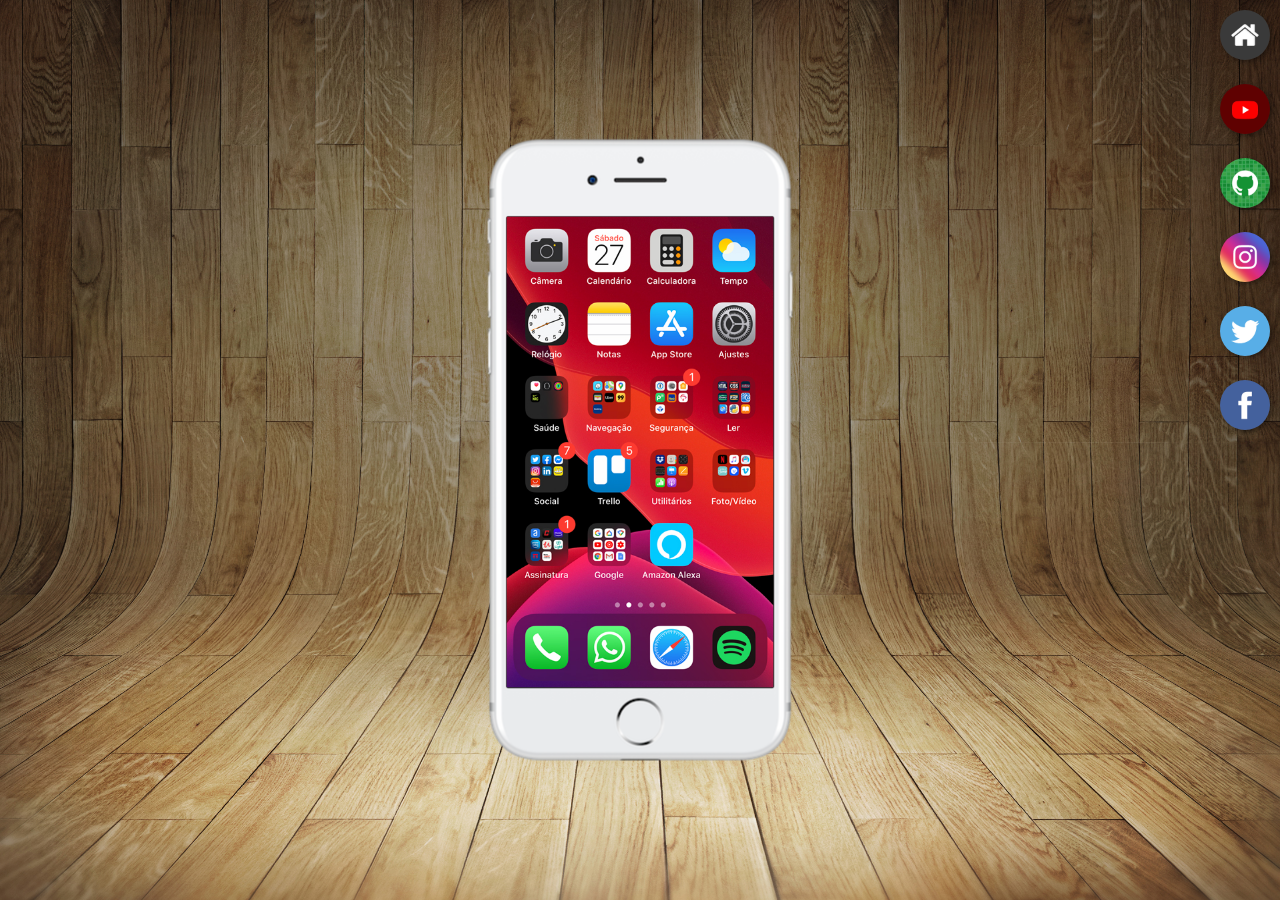
<file: index.html>
<!DOCTYPE html>
<html lang="pt-br">
<head>
    <meta charset="UTF-8">
    <meta http-equiv="X-UA-Compatible" content="IE=edge">
    <meta name="viewport" content="width=device-width, initial-scale=1.0">
    <link rel="shortcut icon" href="favicon.ico" type="image/x-icon">
    <link rel="stylesheet" href="estilos/style.css">
    <title>Projeto Redes Sociais</title>
</head>
<body>
   <main>
    <section id="telefone">
        <iframe src="home.html" name="tela" id="tela" frameborder="0">
            Seu Navegador não é compatível com isso.
        </iframe>
    </section>
    <section id="redes-sociais">
        <a href="home.html" target="tela"><img src="imagens/logo-home.jpg" alt=""></a><br>
        <a href="youtube.html" target="tela"><img src="imagens/logo-youtube.jpg" alt=""></a><br>
        <a href="github.html" target="tela"><img src="imagens/logo-github.jpg" alt=""></a><br>
        <a href="instagram.html" target="tela"><img src="imagens/logo-instagram.jpg" alt=""></a><br>
        <a href="twitter.html" target="tela"><img src="imagens/logo-twitter.jpg" alt=""></a><br>
        <a href="facebook.html" target="tela"><img src="imagens/logo-facebook.jpg" alt=""></a>
    </section>
   </main>
</body>
</html>
</file>
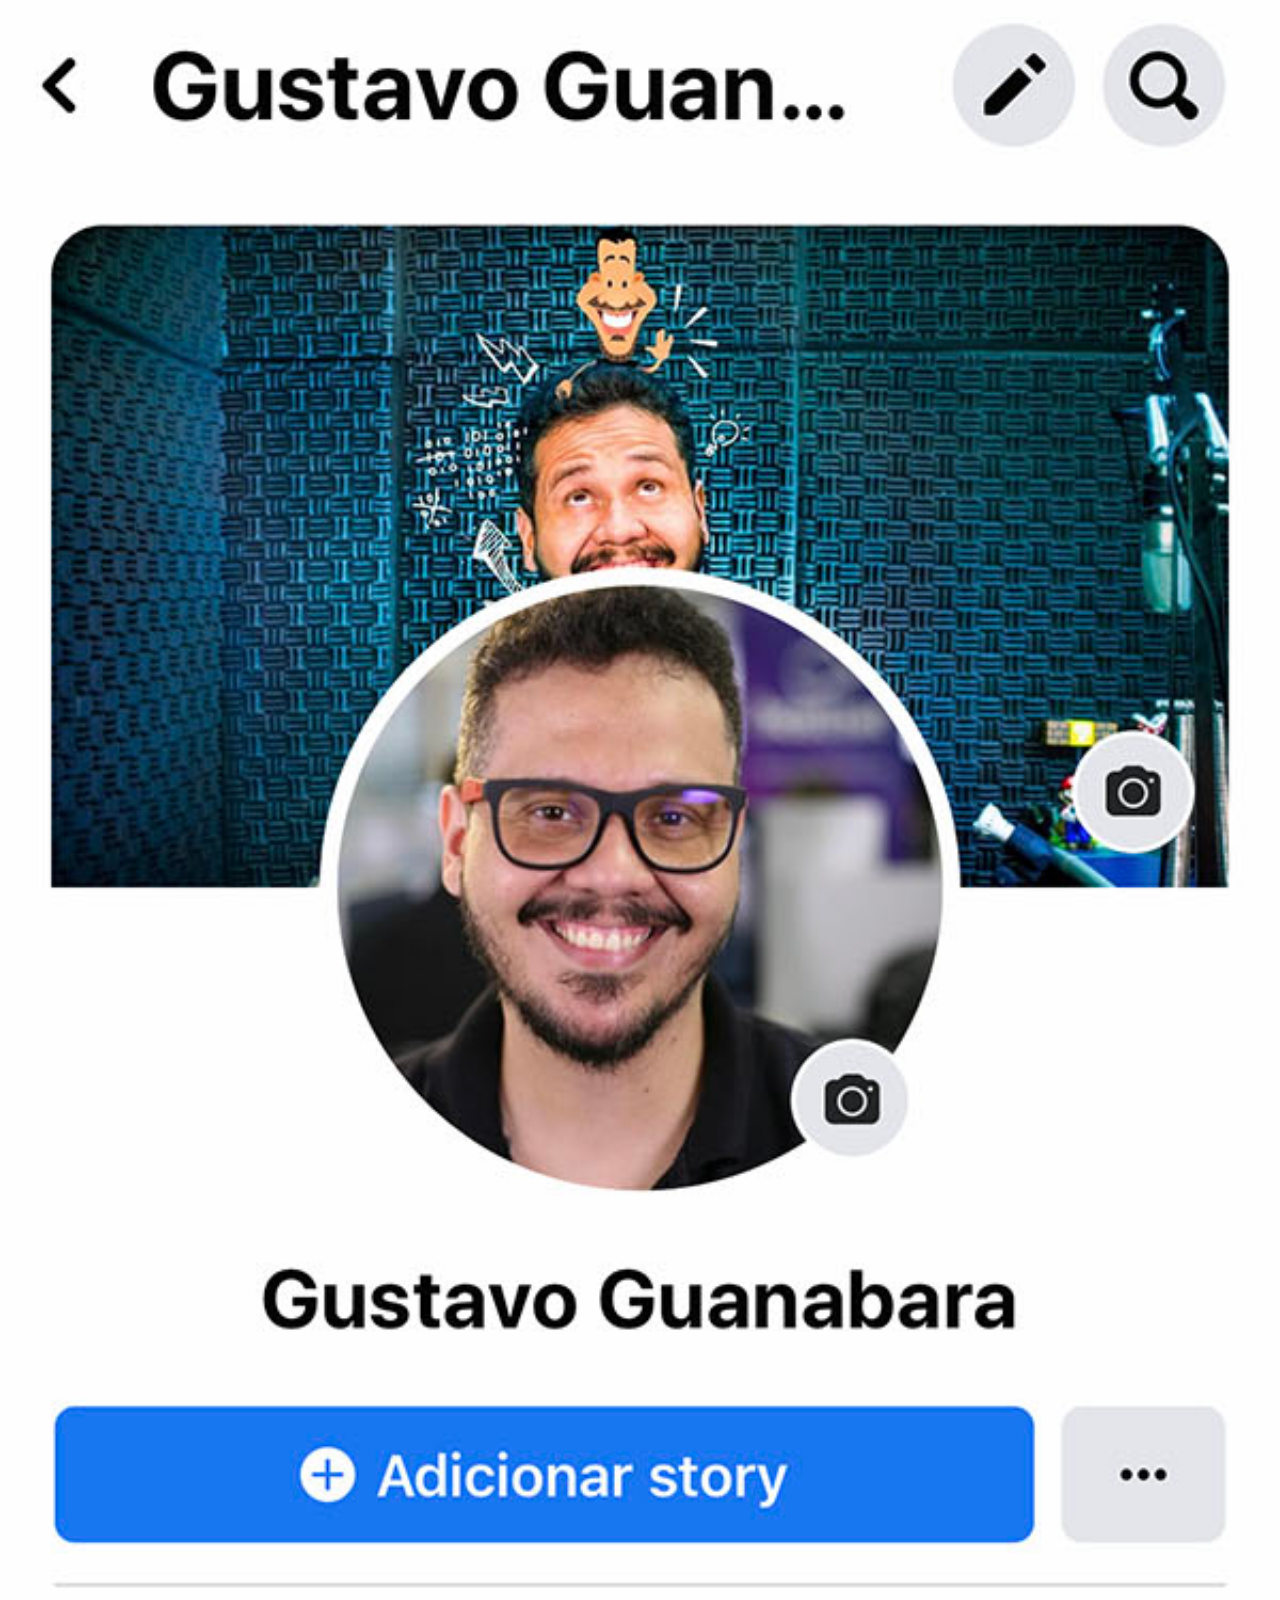
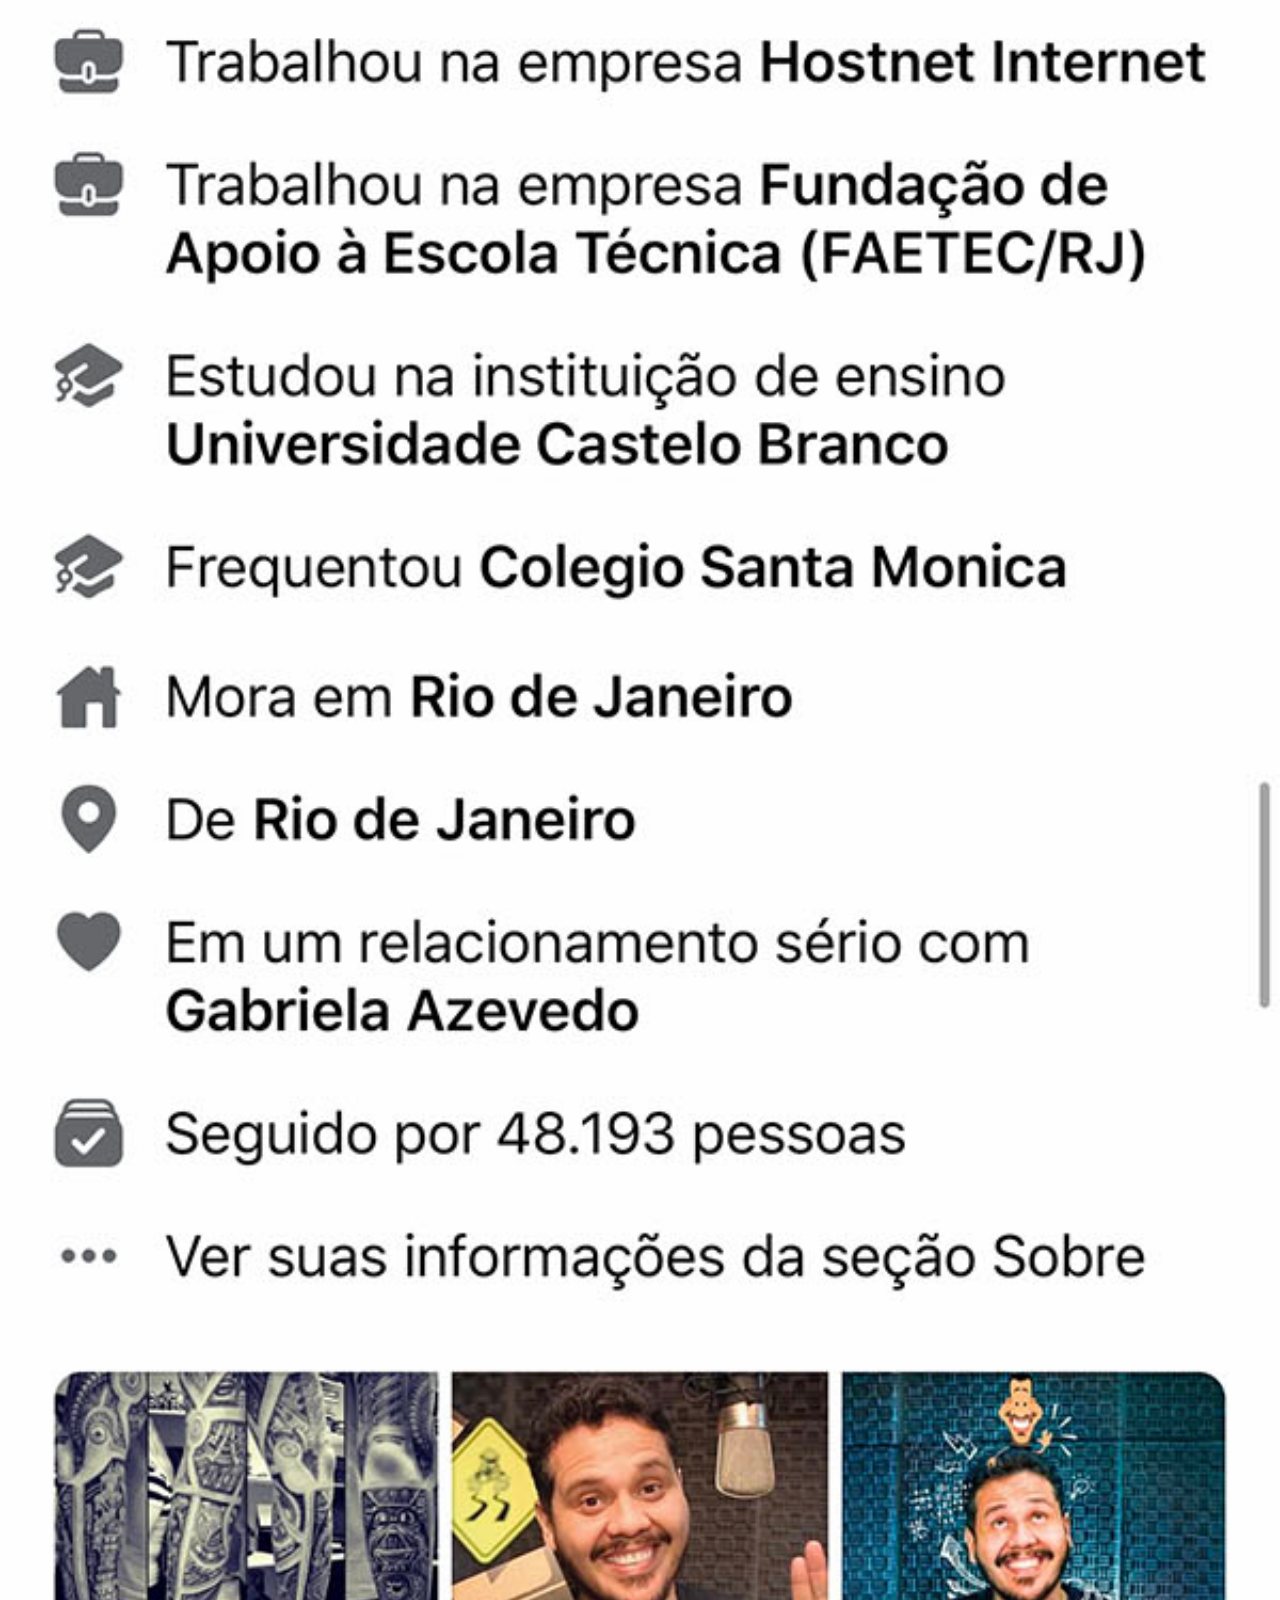
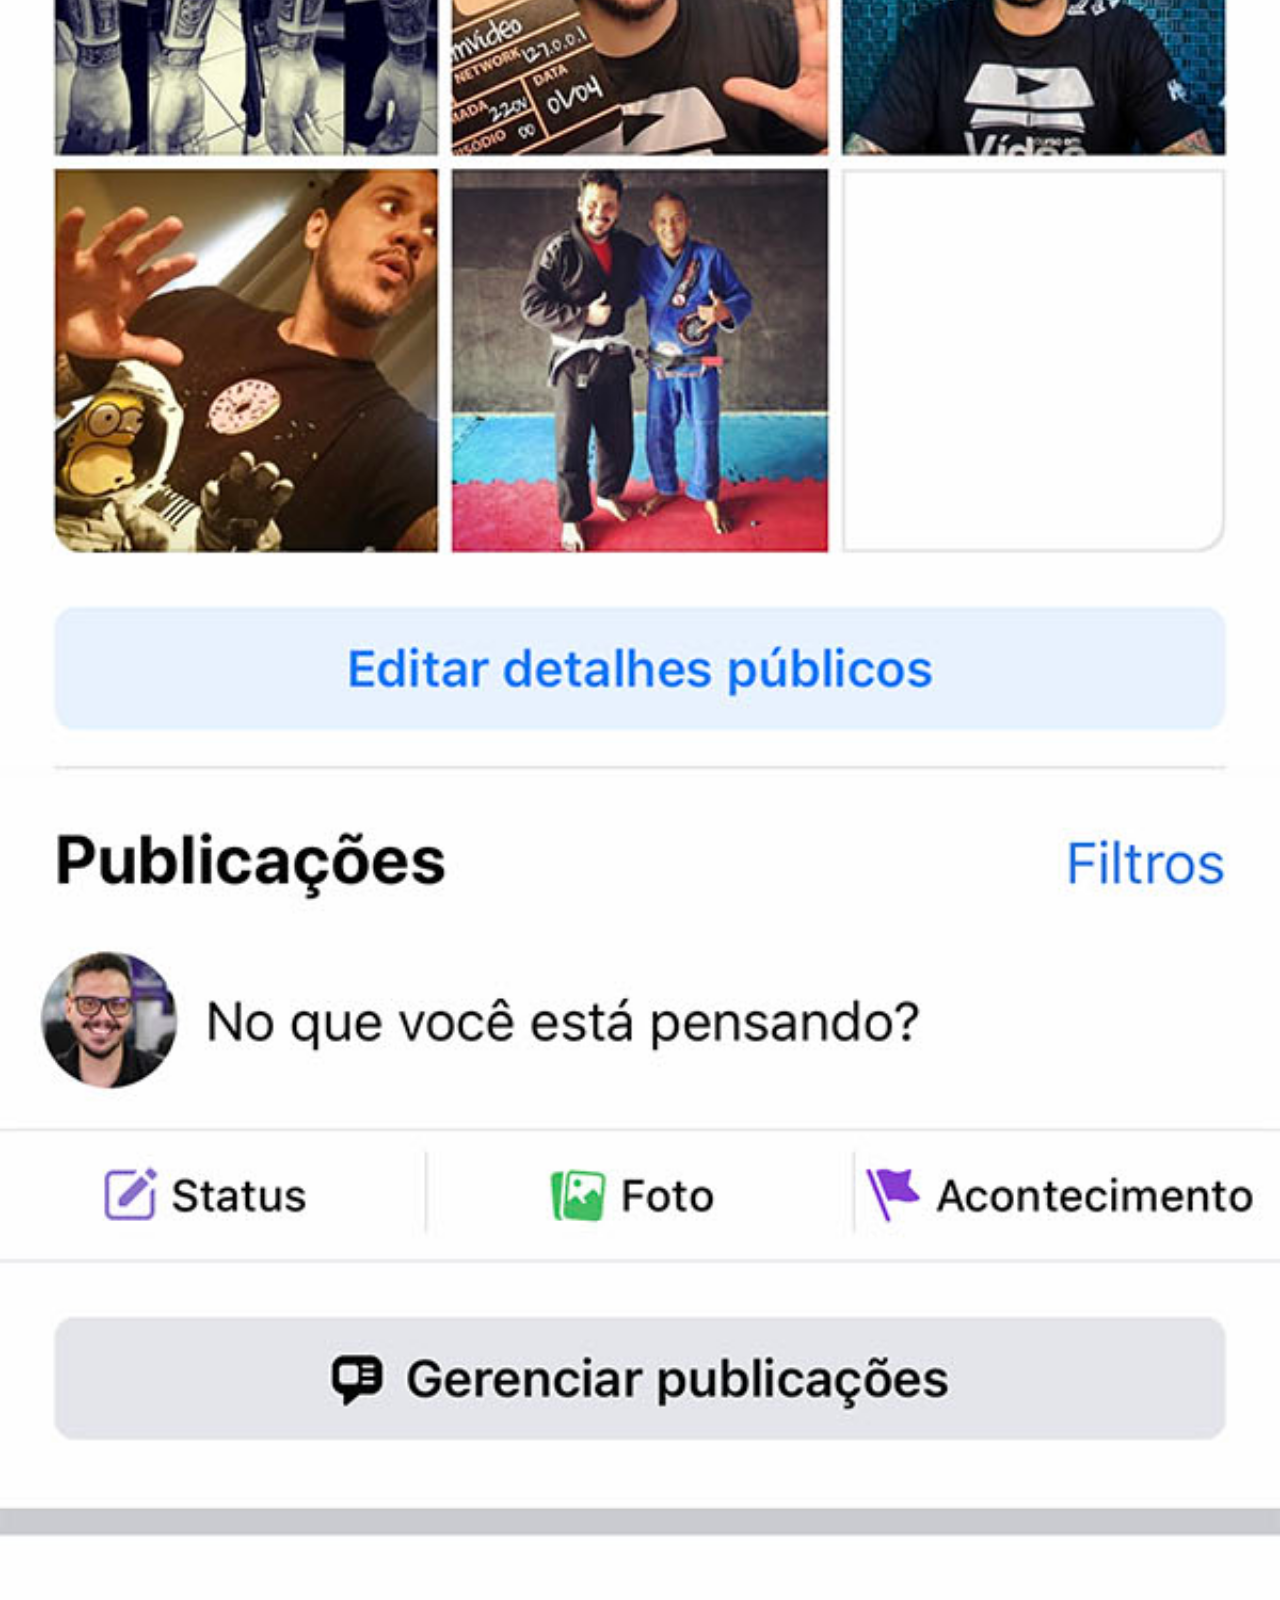
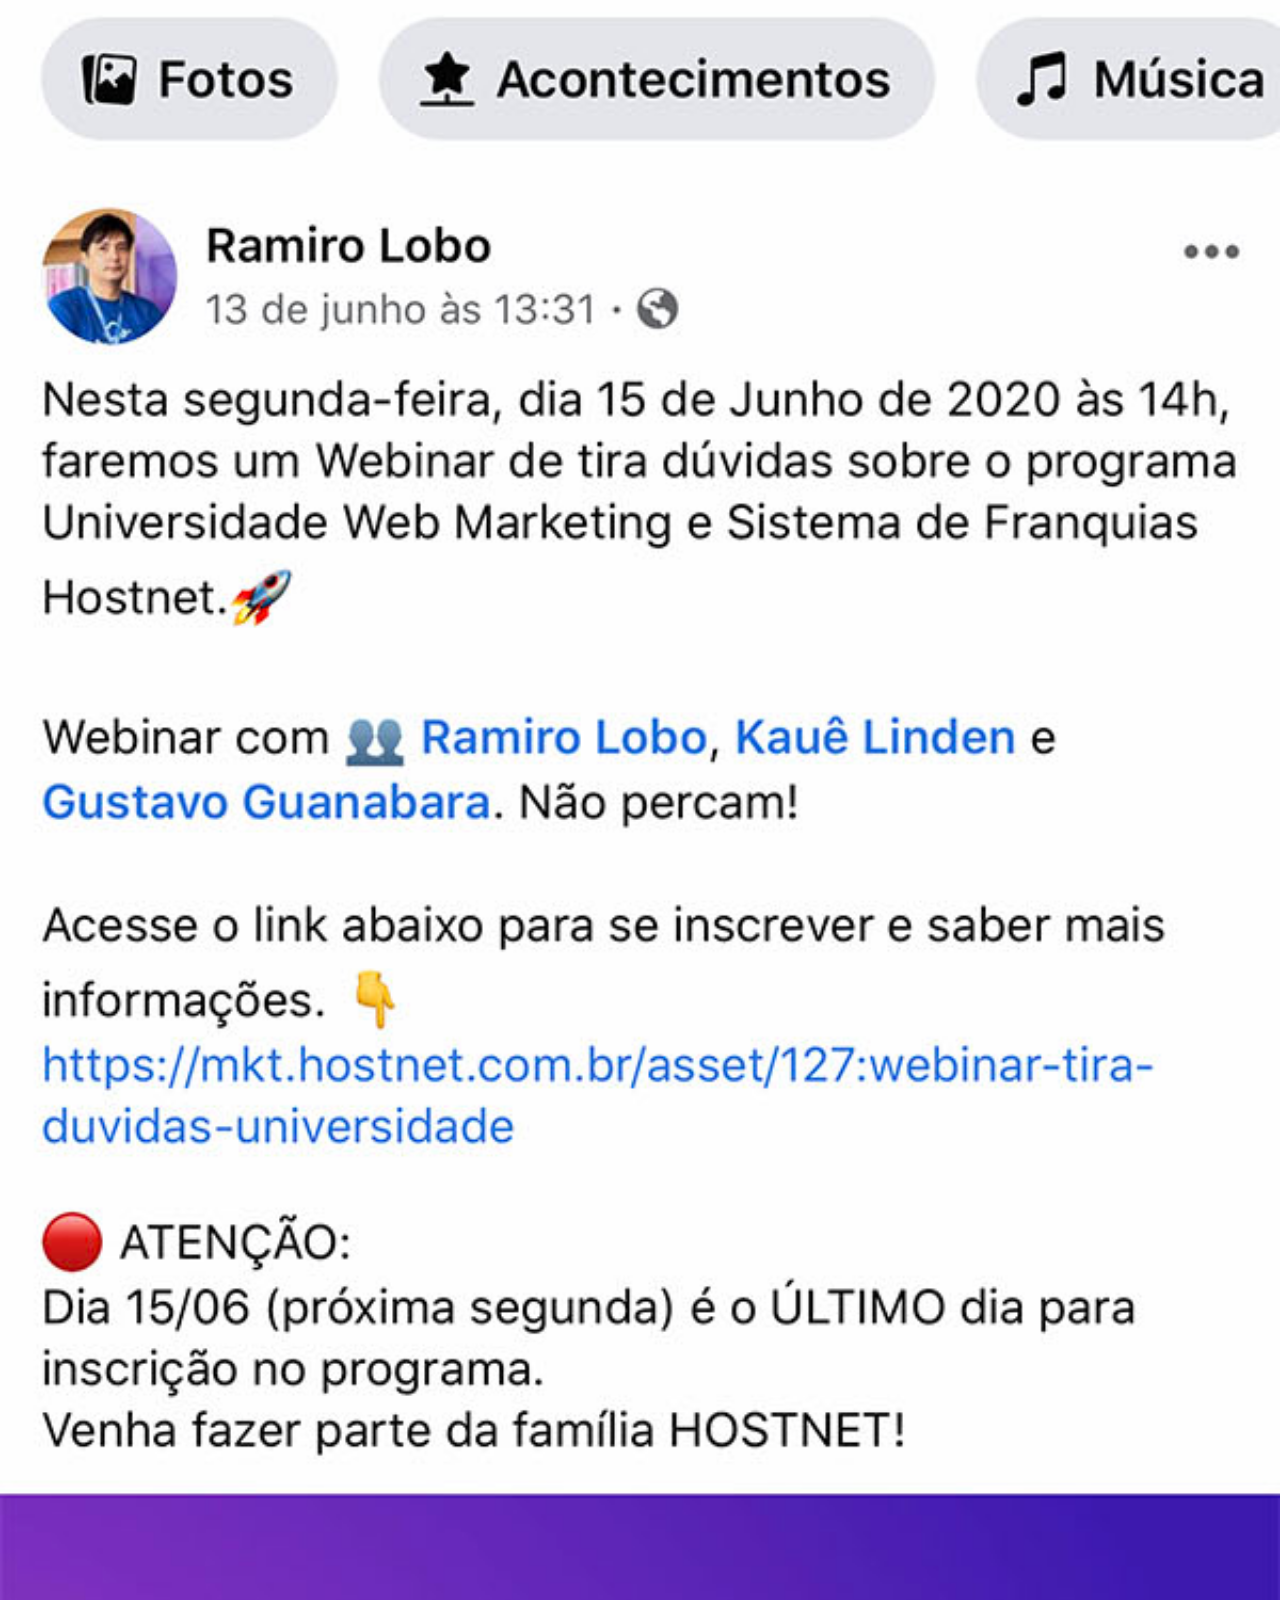
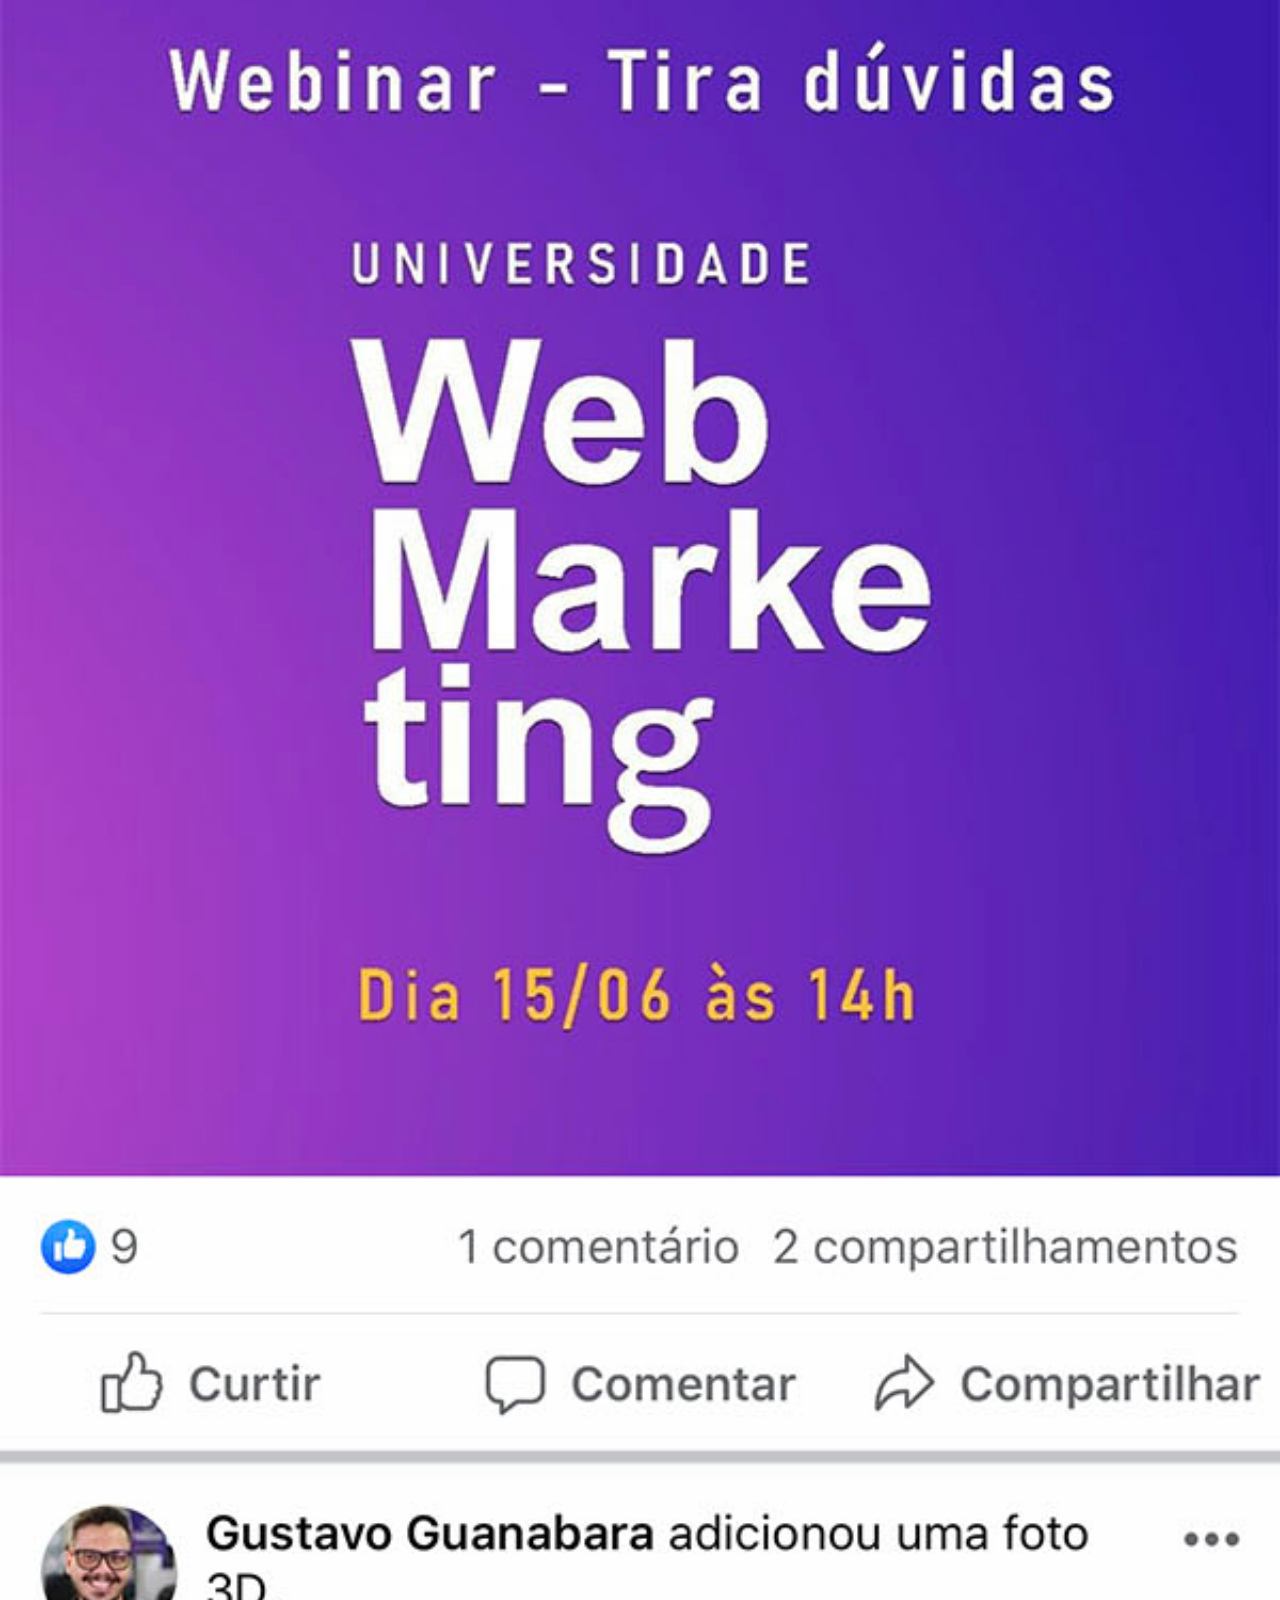
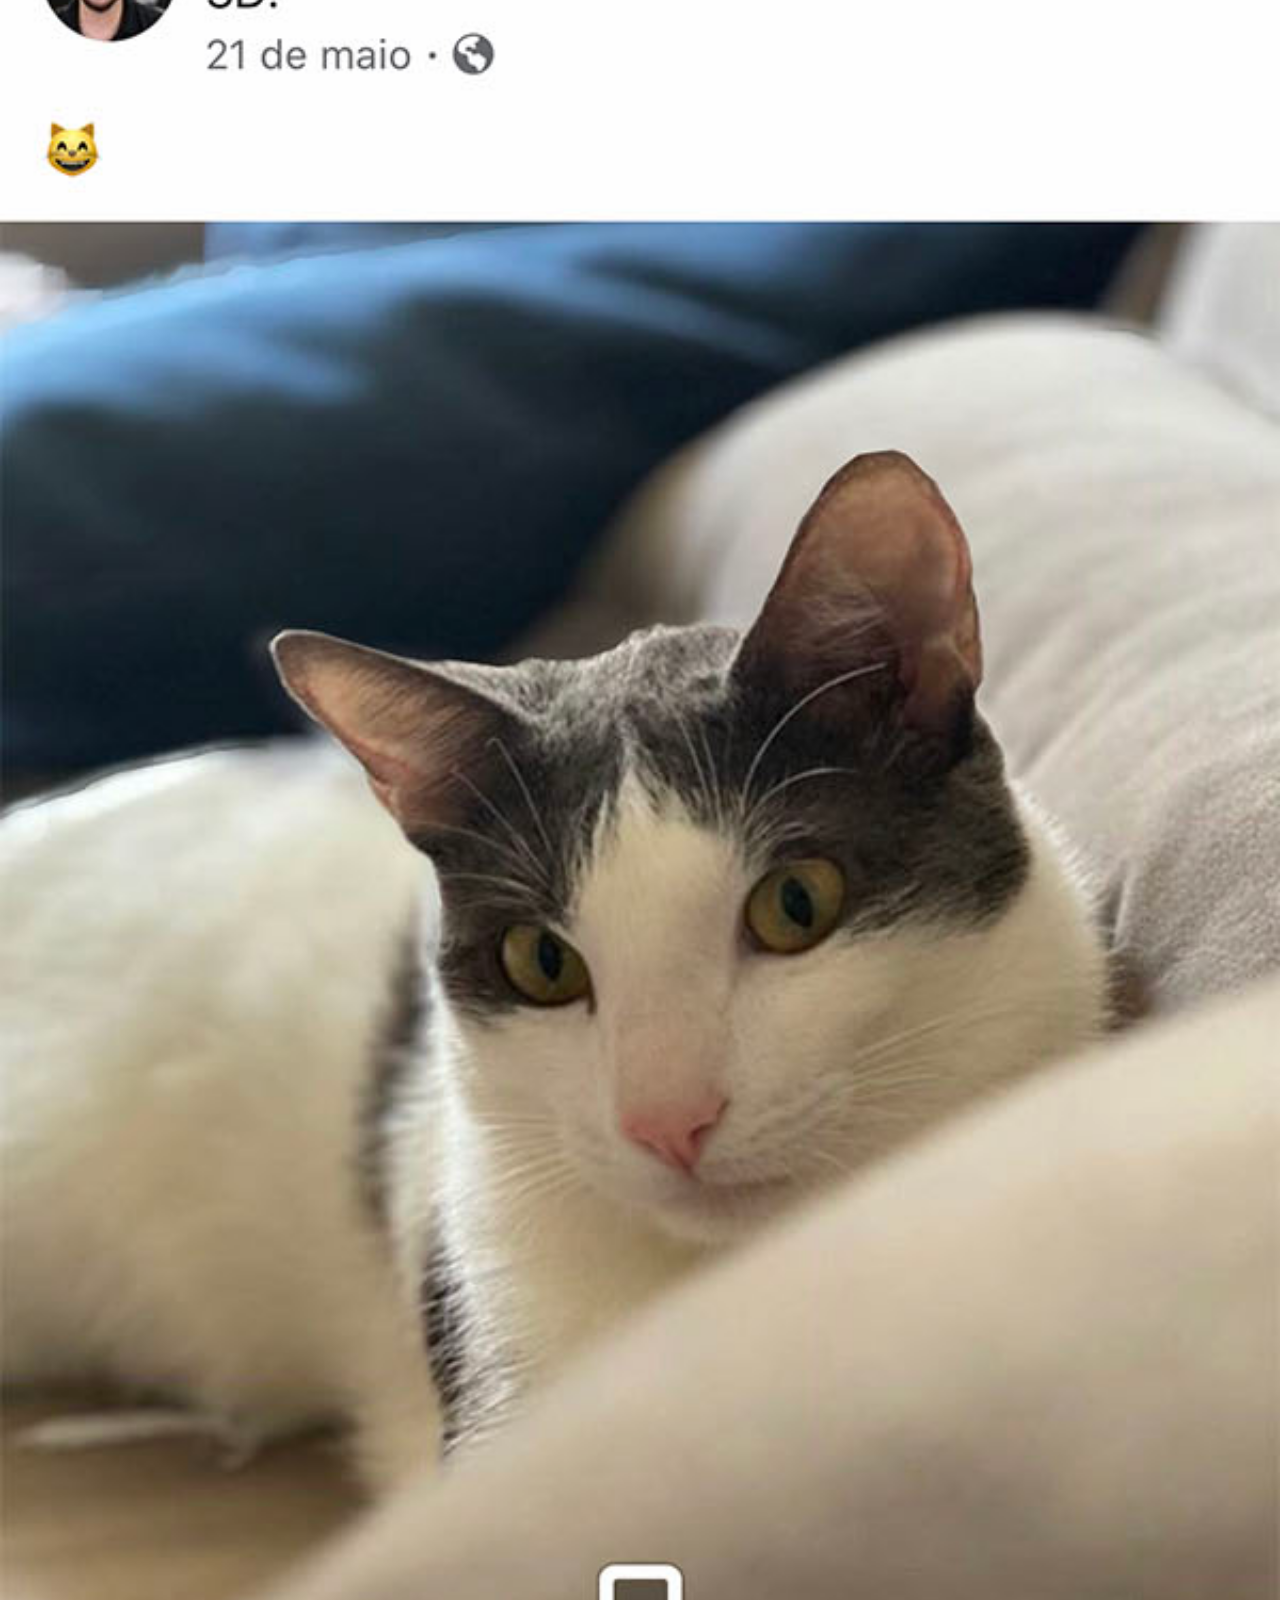
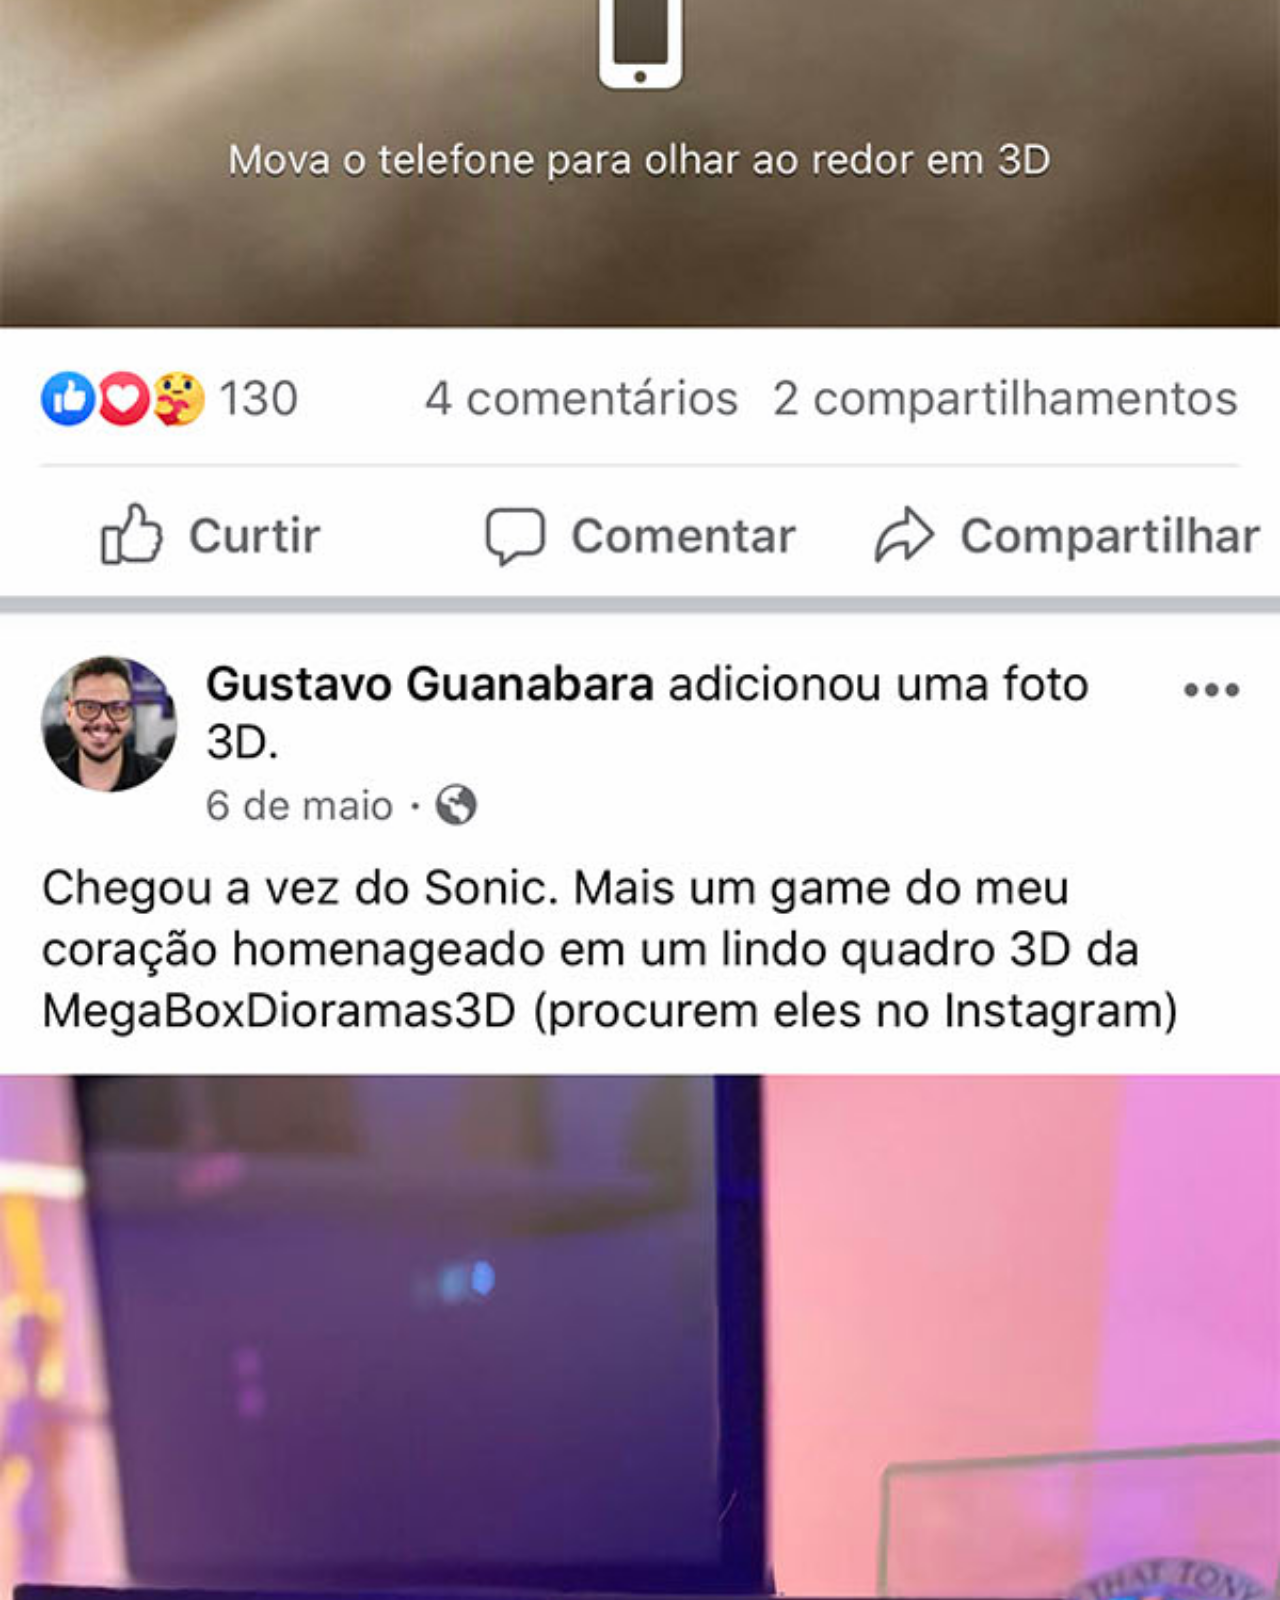
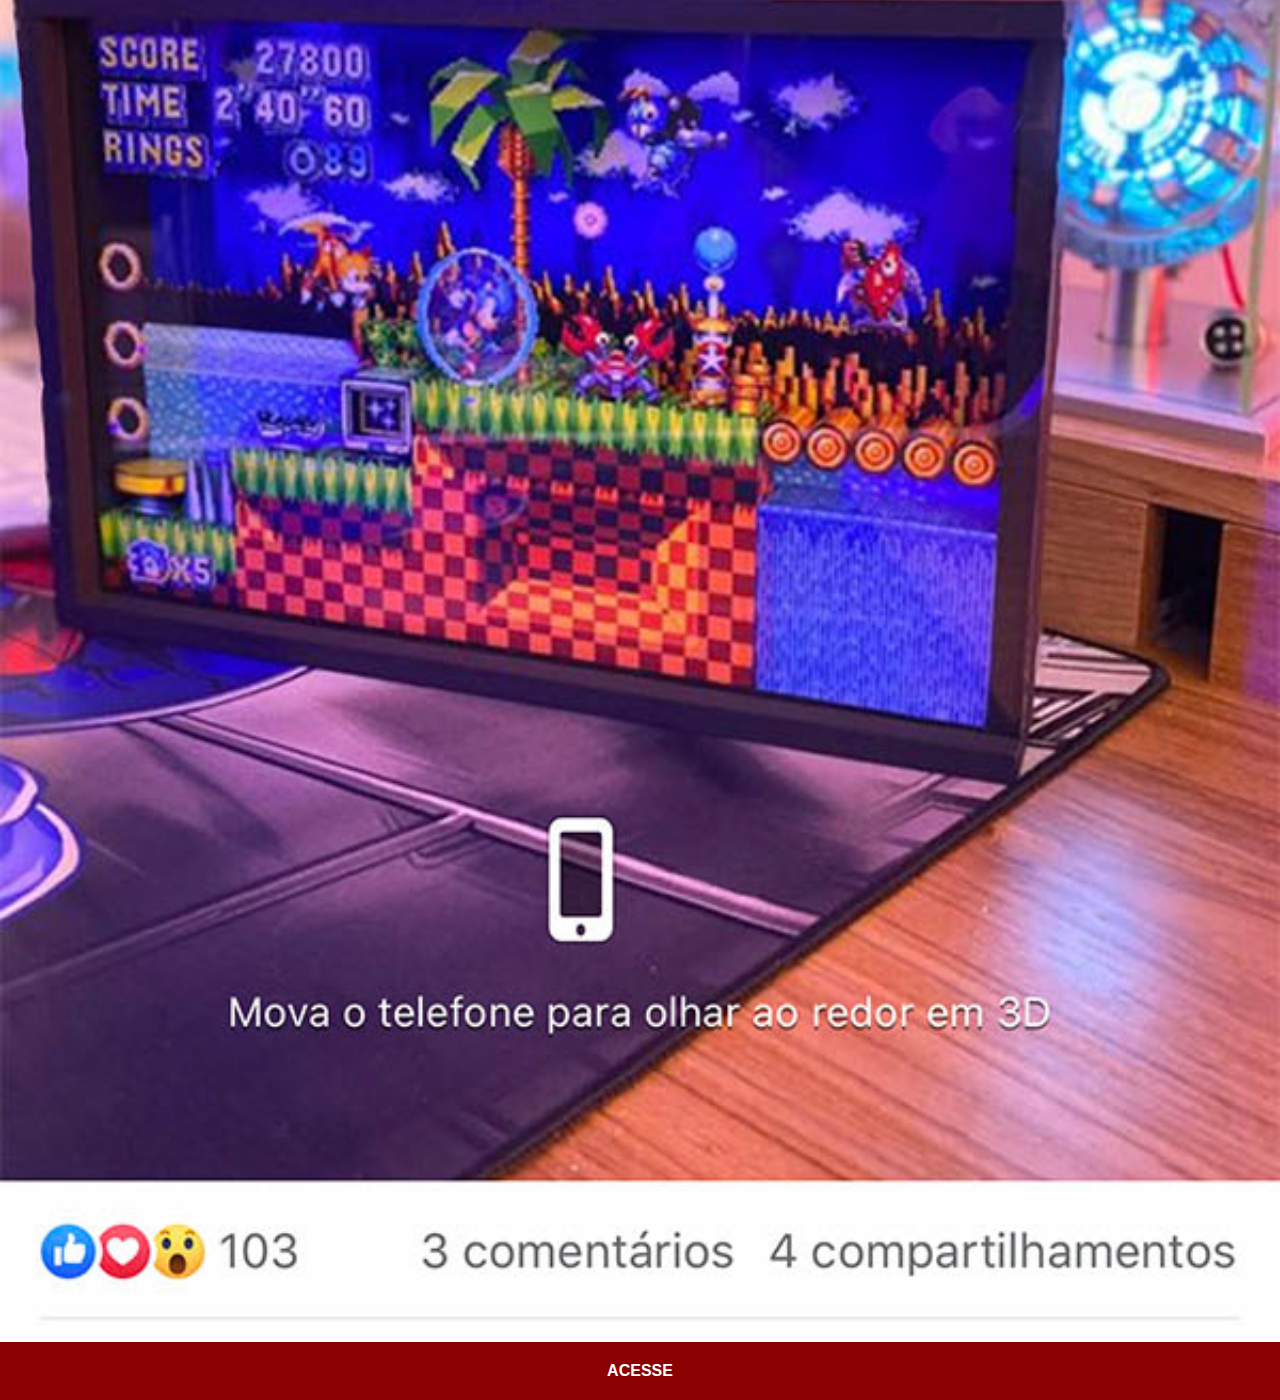
<file: facebook.html>
<!DOCTYPE html>
<html lang="pt-br">
<head>
    <meta charset="UTF-8">
    <meta http-equiv="X-UA-Compatible" content="IE=edge">
    <meta name="viewport" content="width=device-width, initial-scale=1.0">
    <title>Facebook</title>
    <link rel="stylesheet" href="estilos/social.css">
</head>
<body>
    <img src="imagens/tela-facebook.jpg" alt="Facebook">
    <a href="https://web.facebook.com/gustavoguanabara" target="_blank">ACESSE</a>
</body>
</html>
</file>
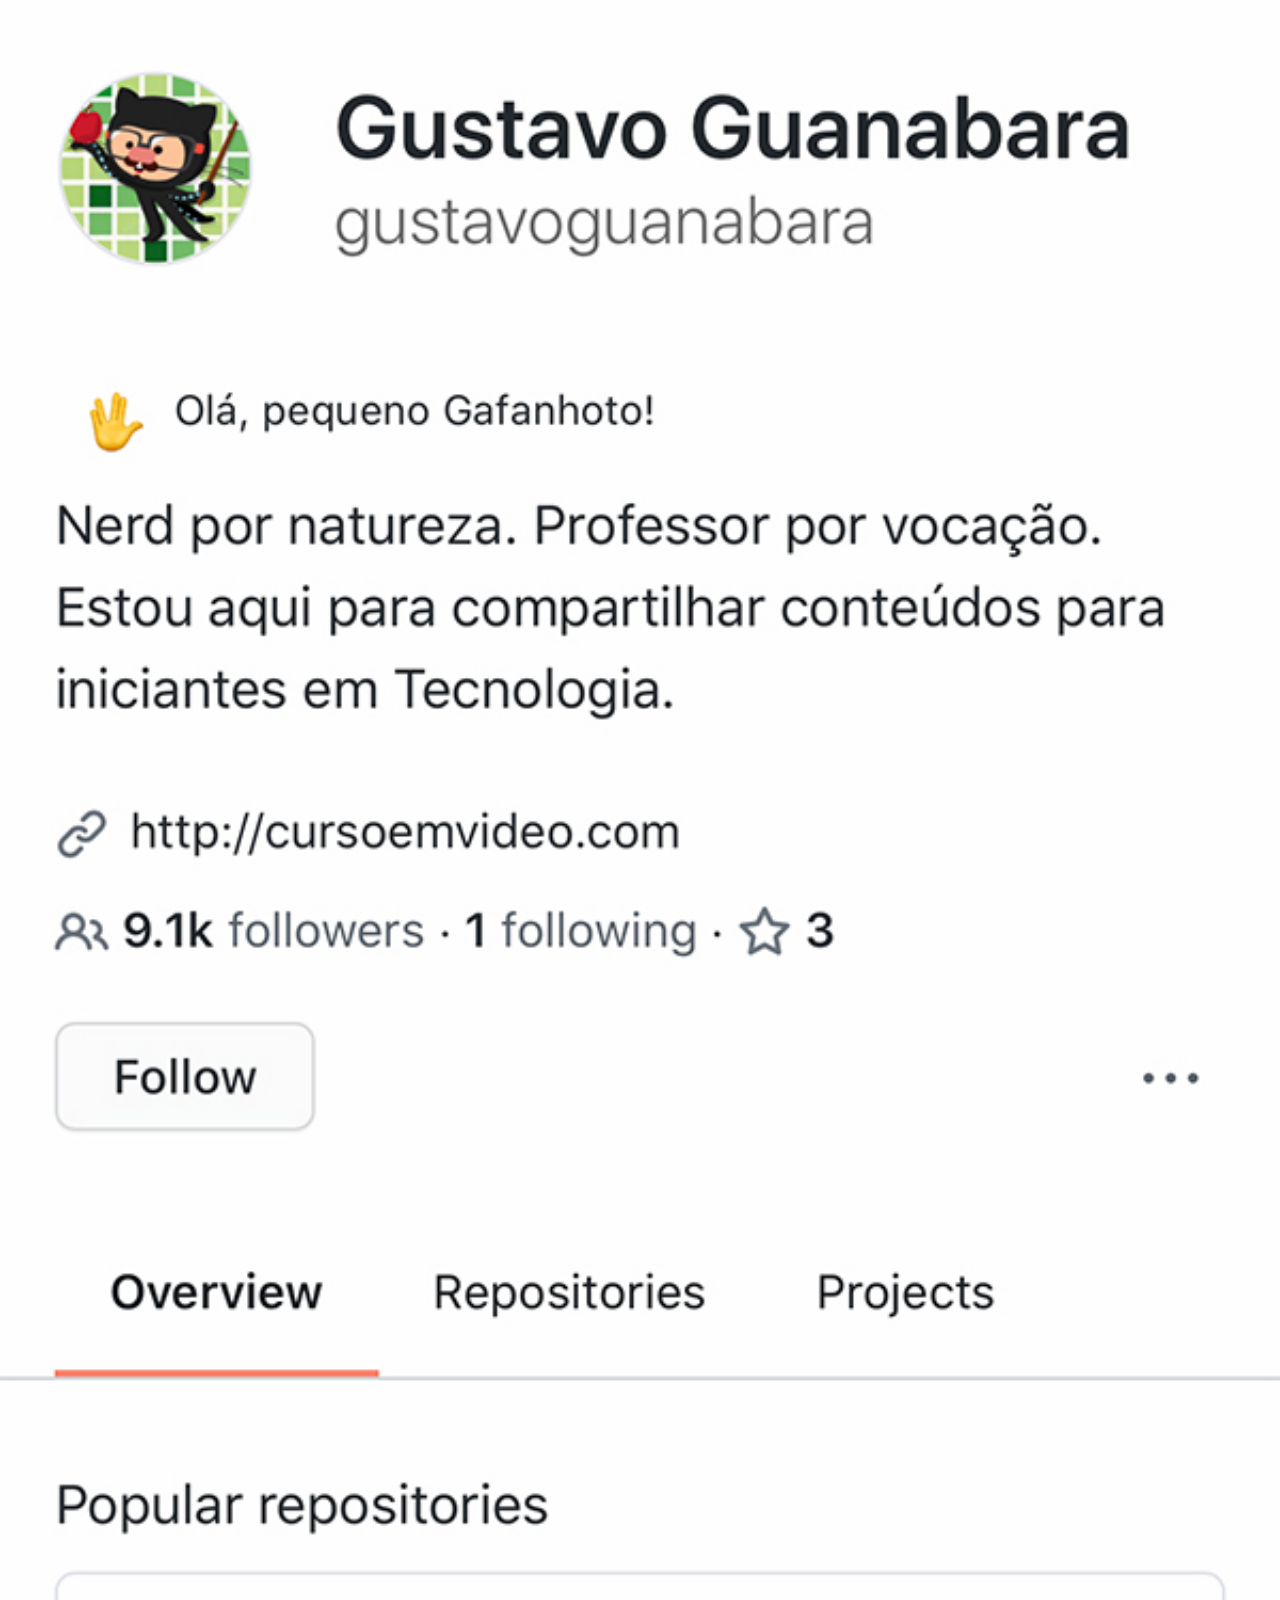
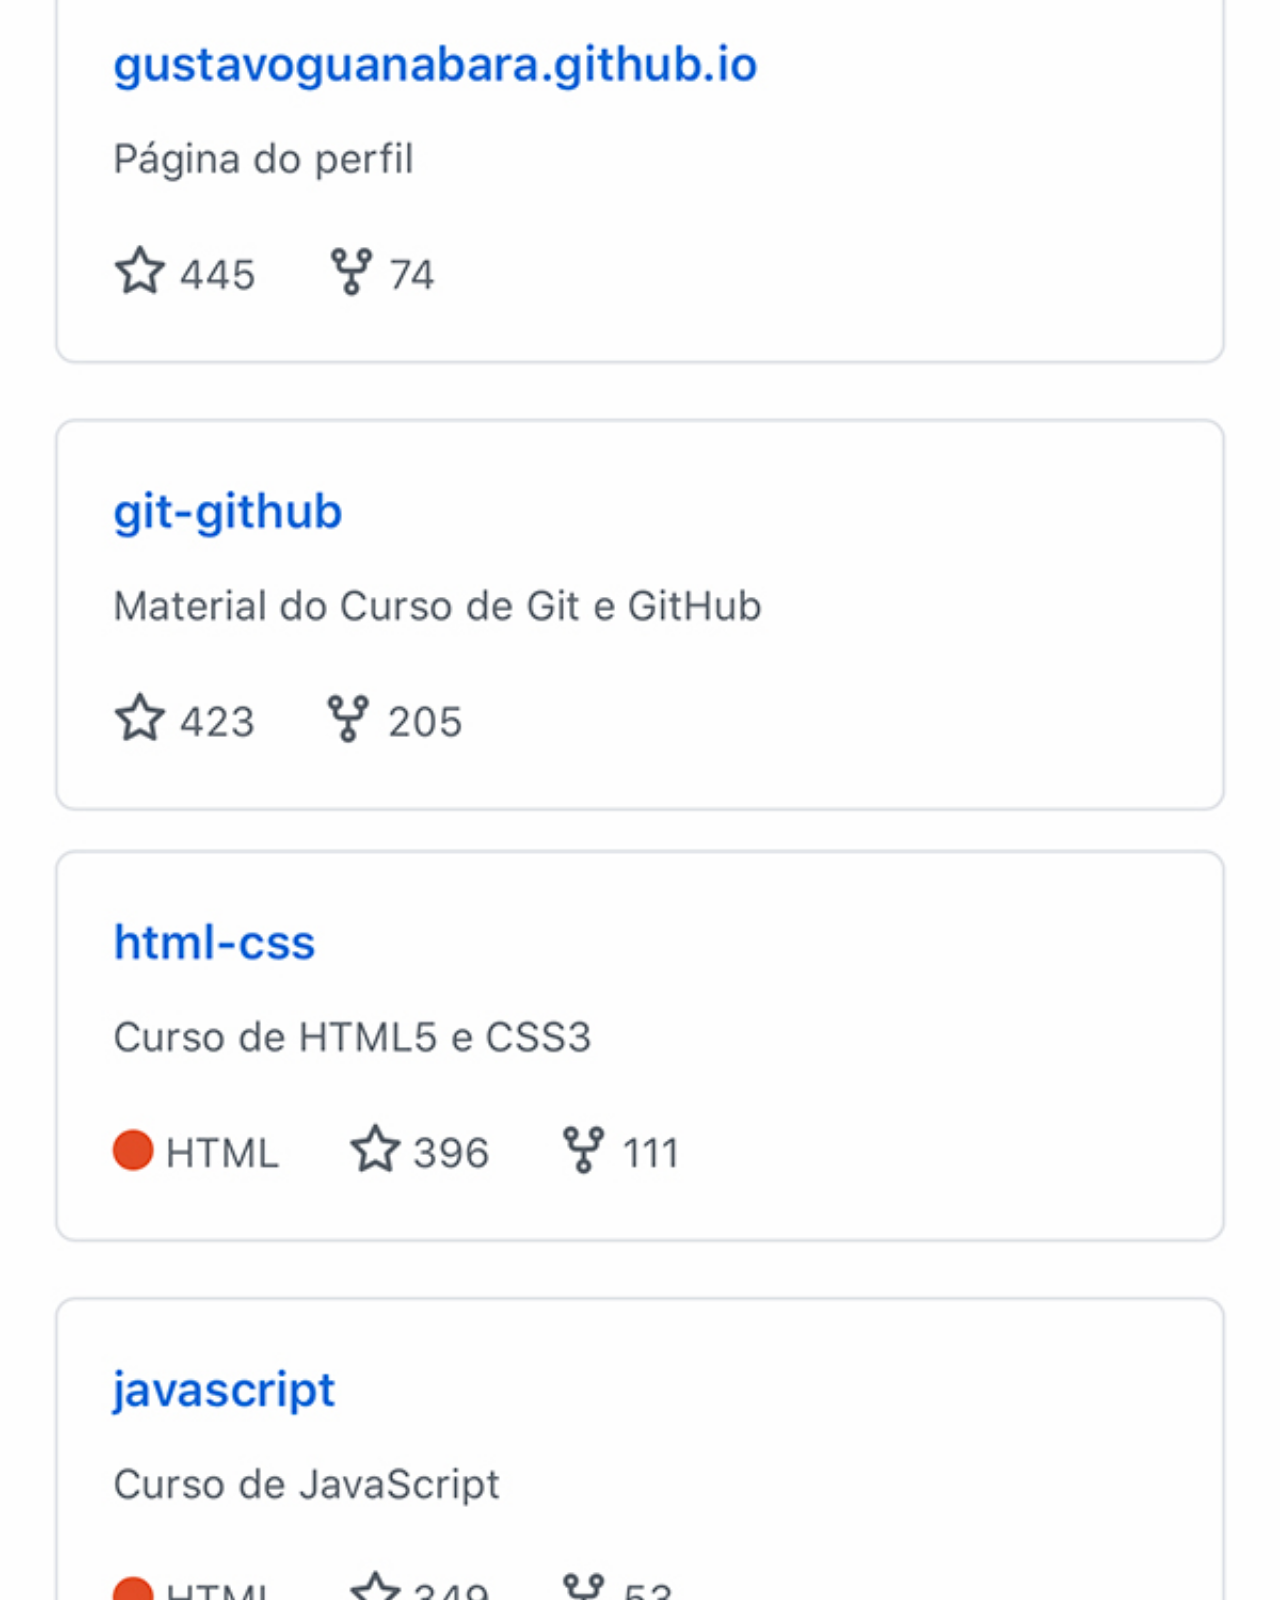
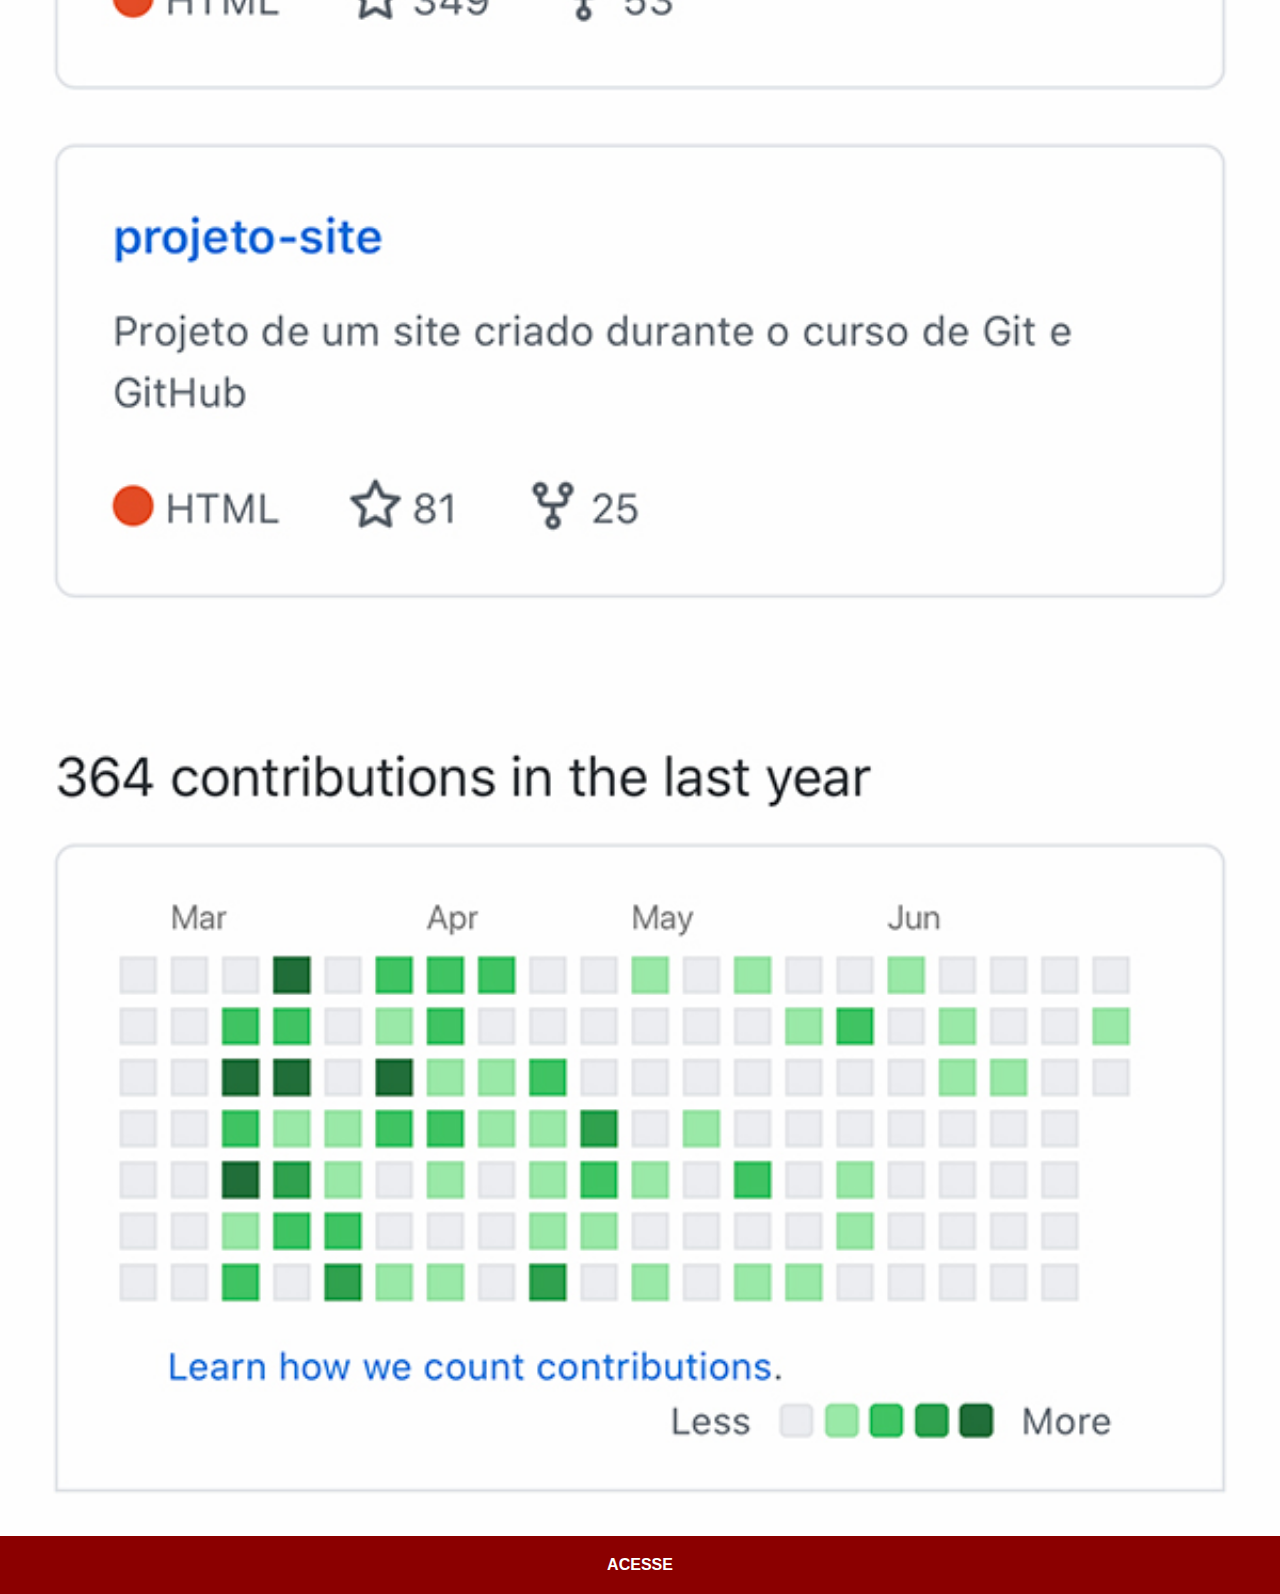
<file: github.html>
<!DOCTYPE html>
<html lang="pt-br">
<head>
    <meta charset="UTF-8">
    <meta http-equiv="X-UA-Compatible" content="IE=edge">
    <meta name="viewport" content="width=device-width, initial-scale=1.0">
    <title>GitHub</title>
    <link rel="stylesheet" href="estilos/social.css">
</head>
<body>
    <img src="imagens/tela-github.jpg" alt="GitHub">
    <a href="https://github.com/gustavoguanabara" target="_blank">ACESSE</a>
</body>
</html>
</file>
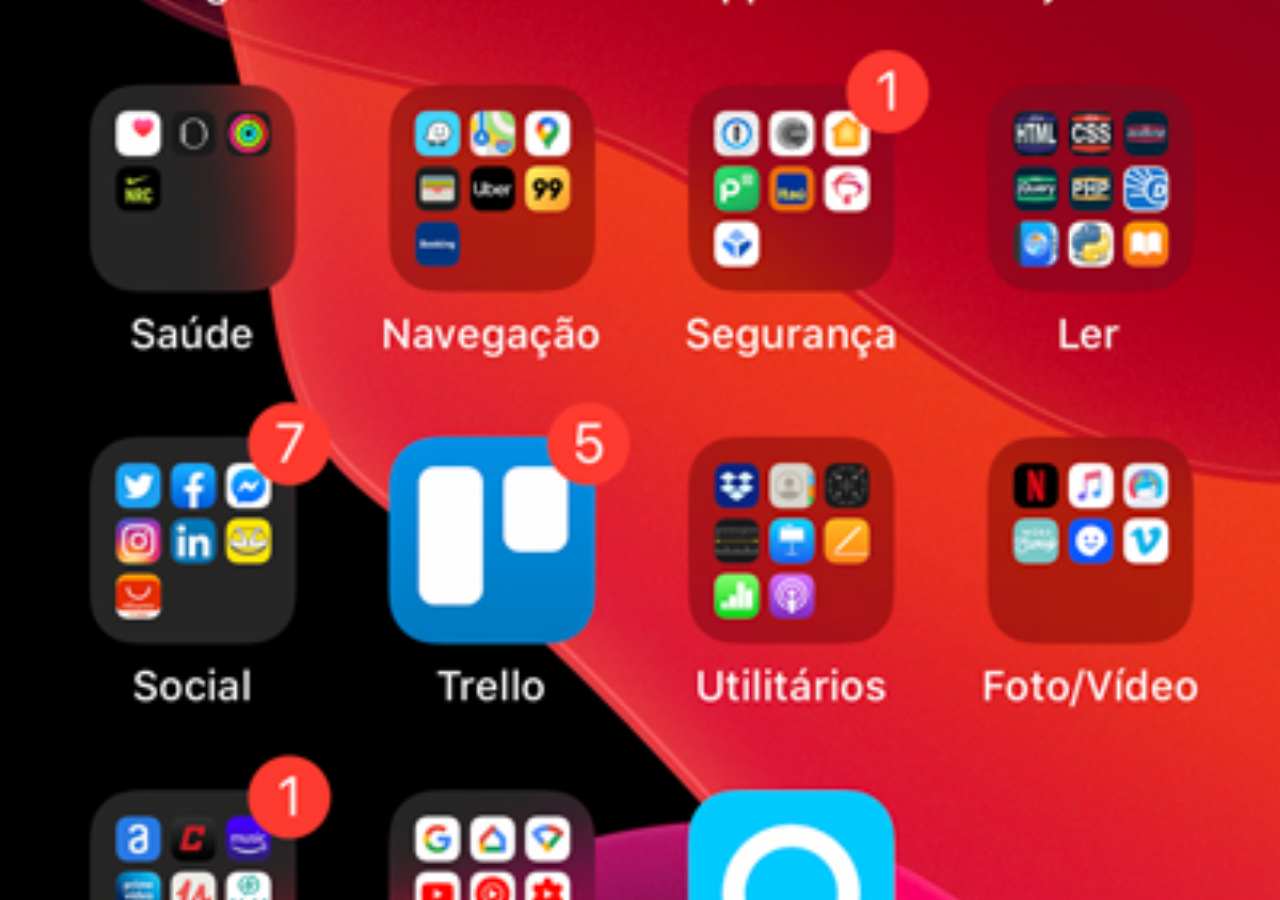
<file: home.html>
<!DOCTYPE html>
<html lang="pt-br">
<head>
    <meta charset="UTF-8">
    <meta http-equiv="X-UA-Compatible" content="IE=edge">
    <meta name="viewport" content="width=device-width, initial-scale=1.0">
    <title>Home</title>
</head>
<style>
    * {
        margin: 0px;
        padding: 0px;
    }

    body {
        width: 100vw;
        height: 100vh;
        background: black url('imagens/tela-home.jpg') no-repeat center;
        background-size: cover; 
    }
</style>
<body>
    
</body>
</html>
</file>
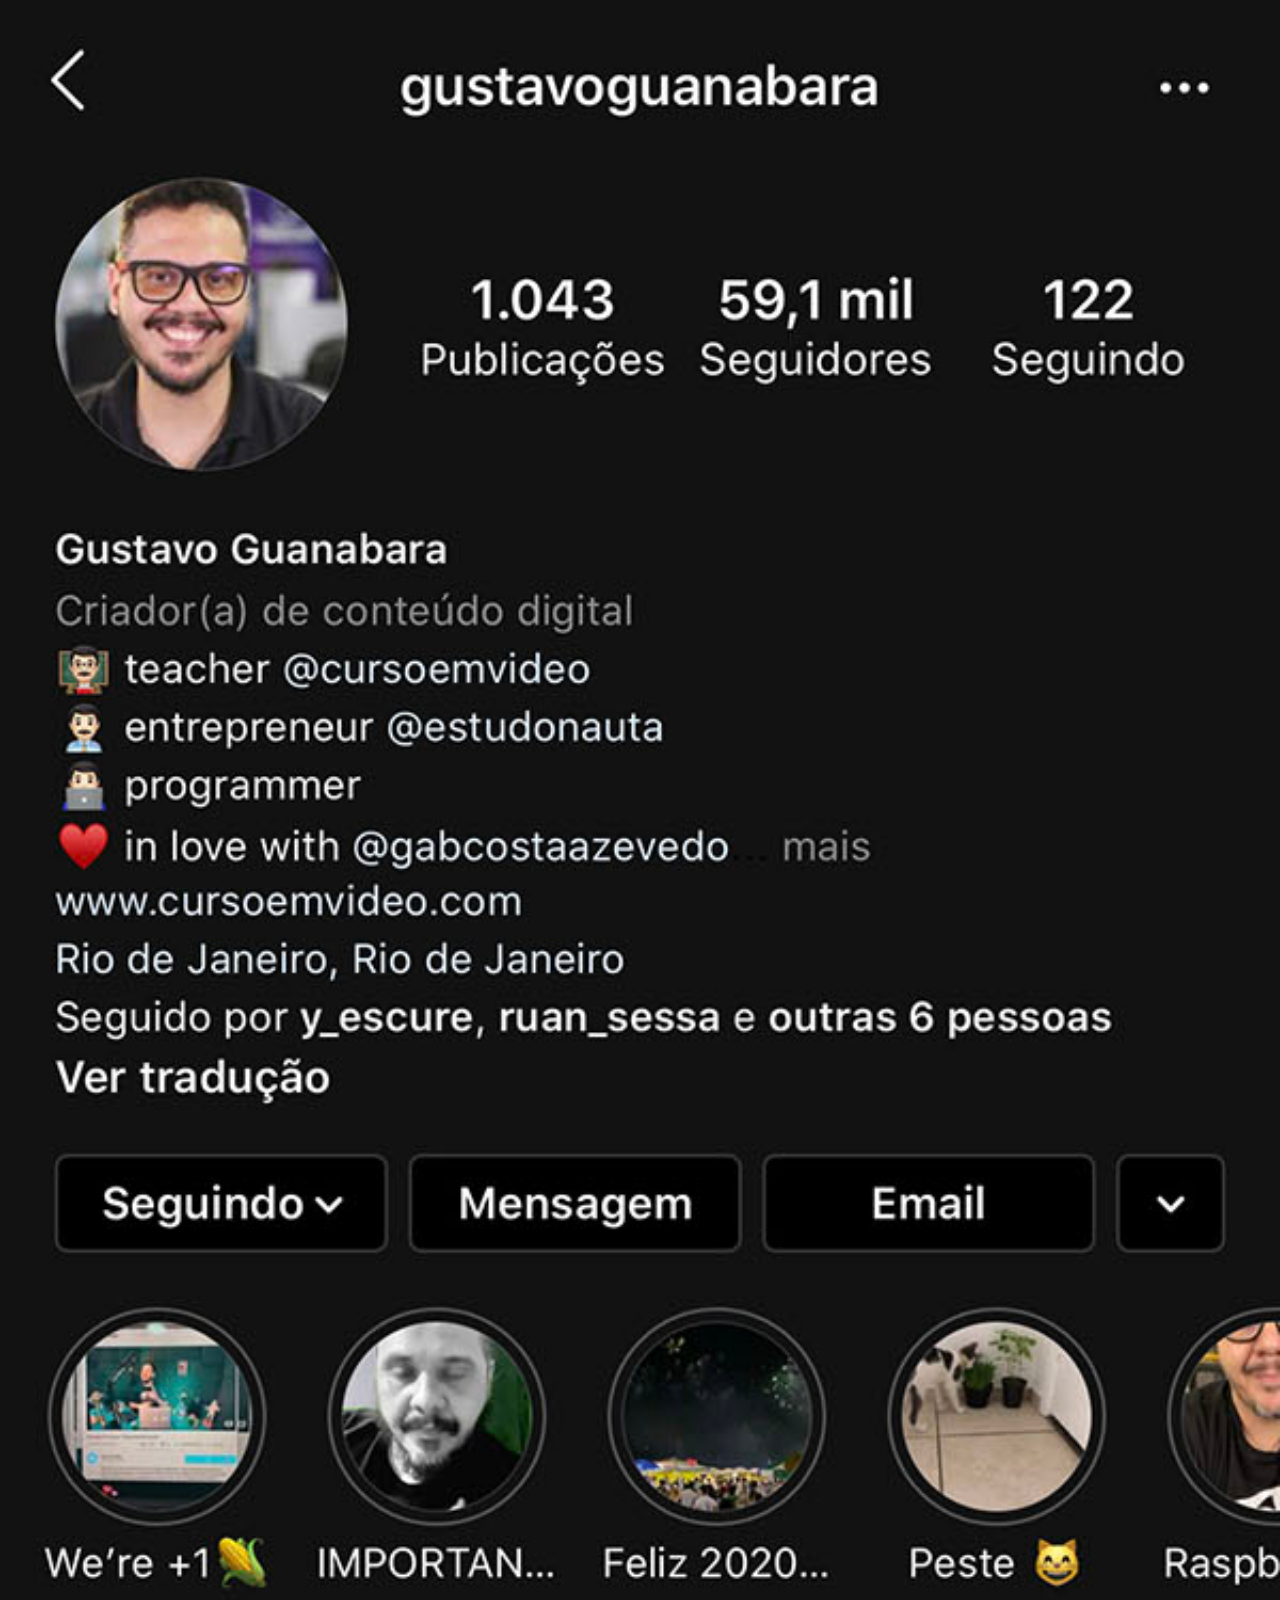
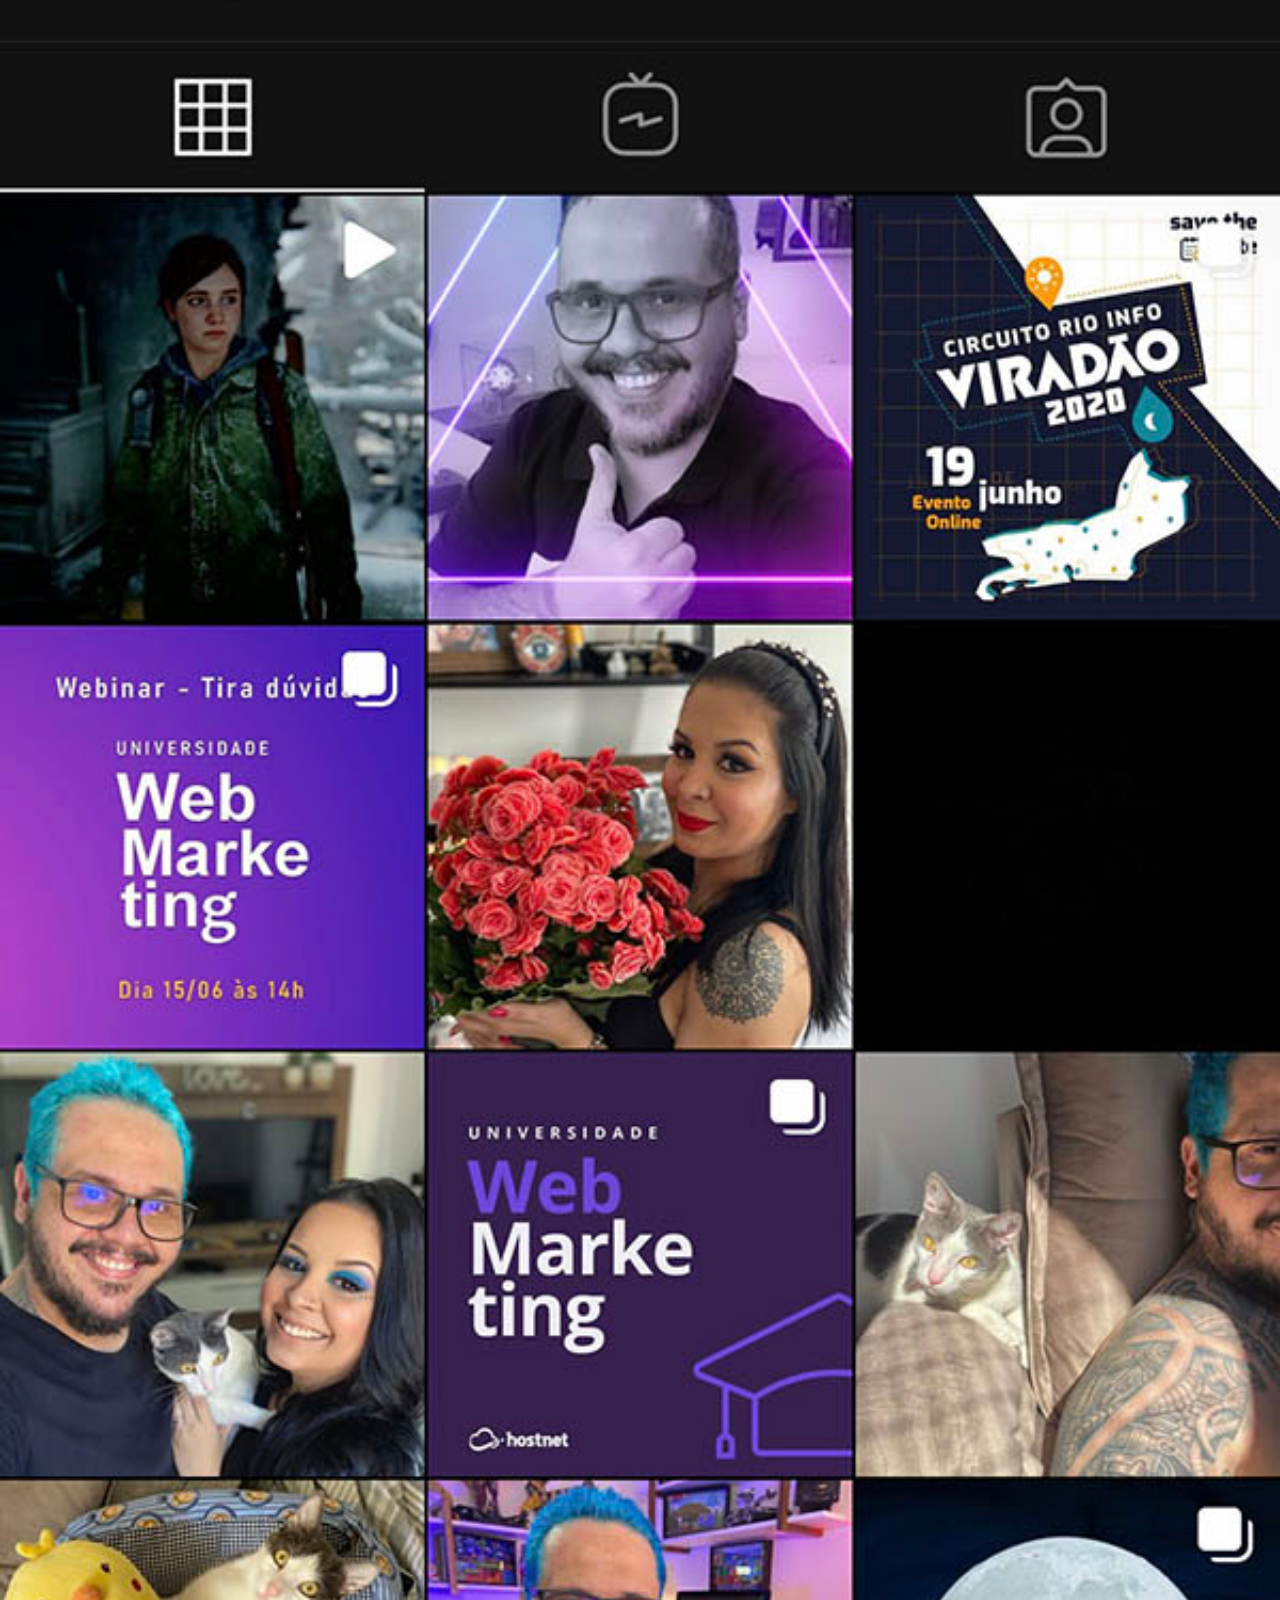
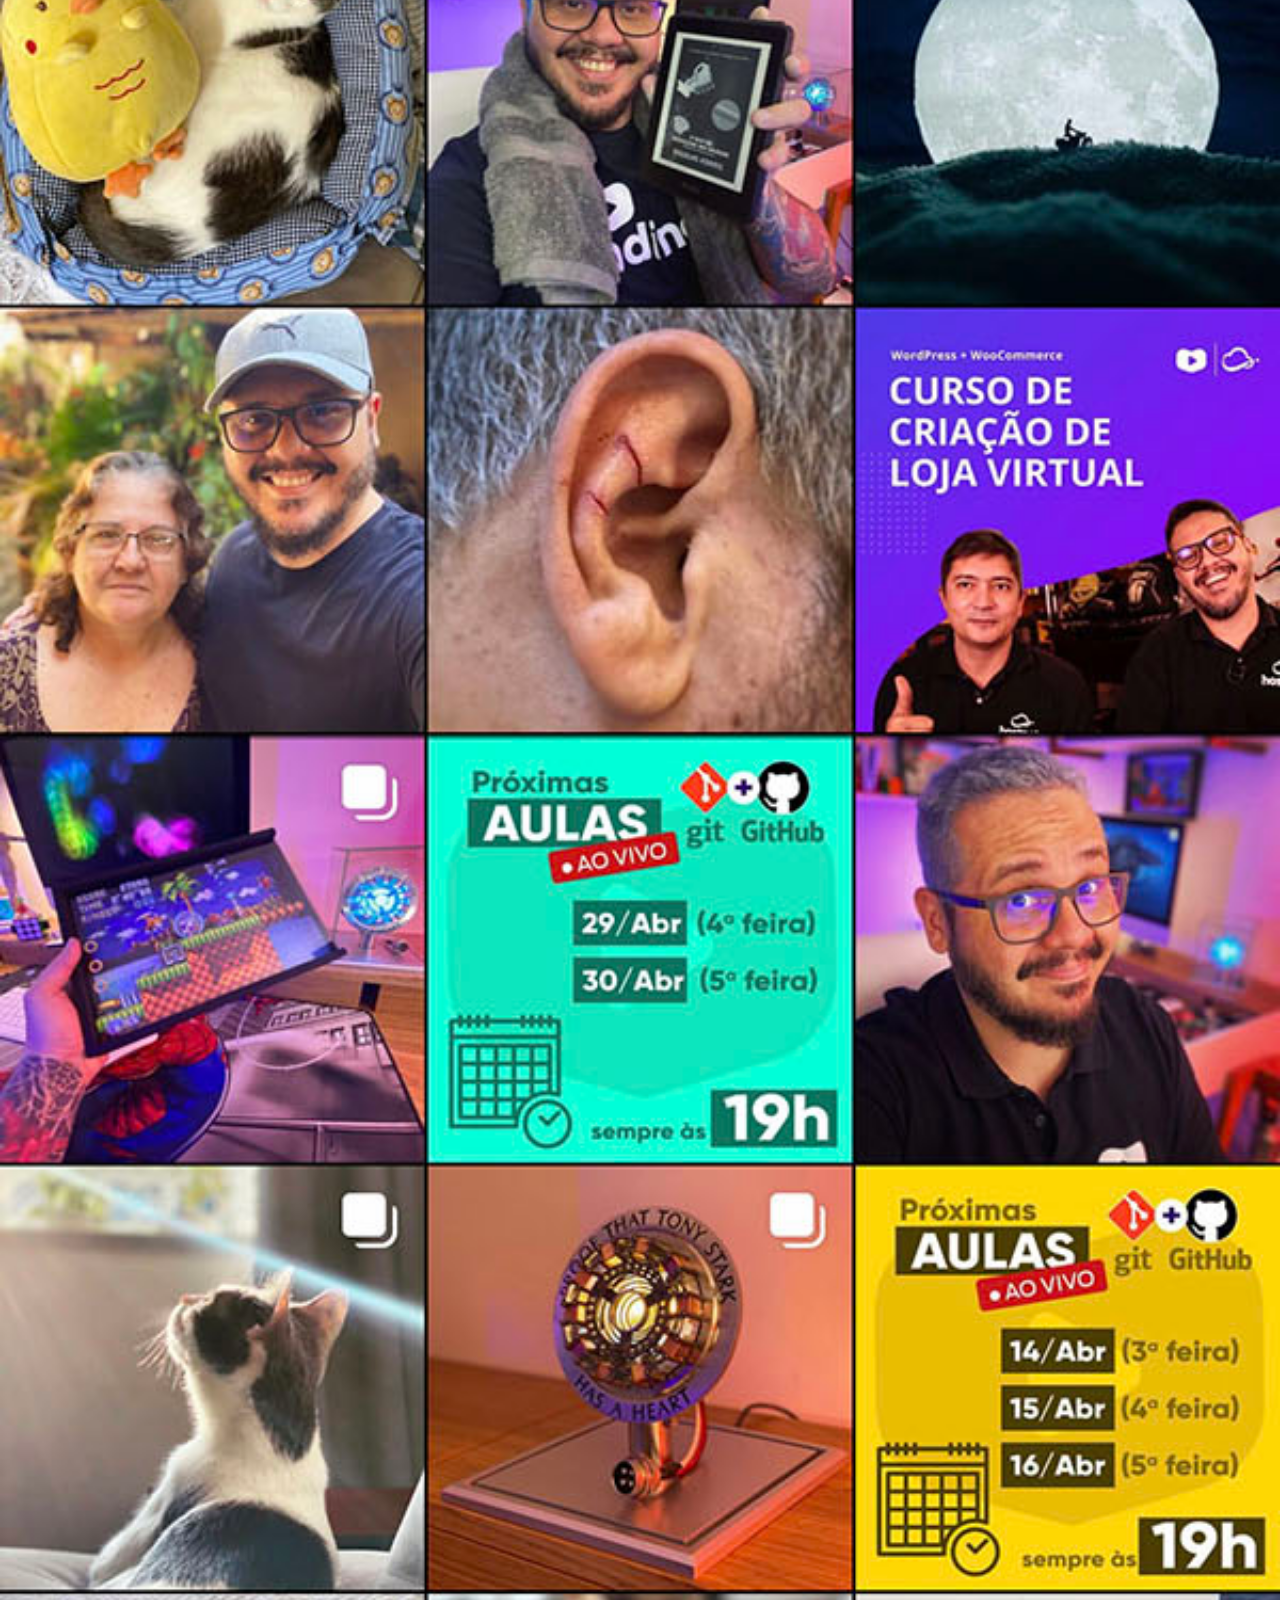
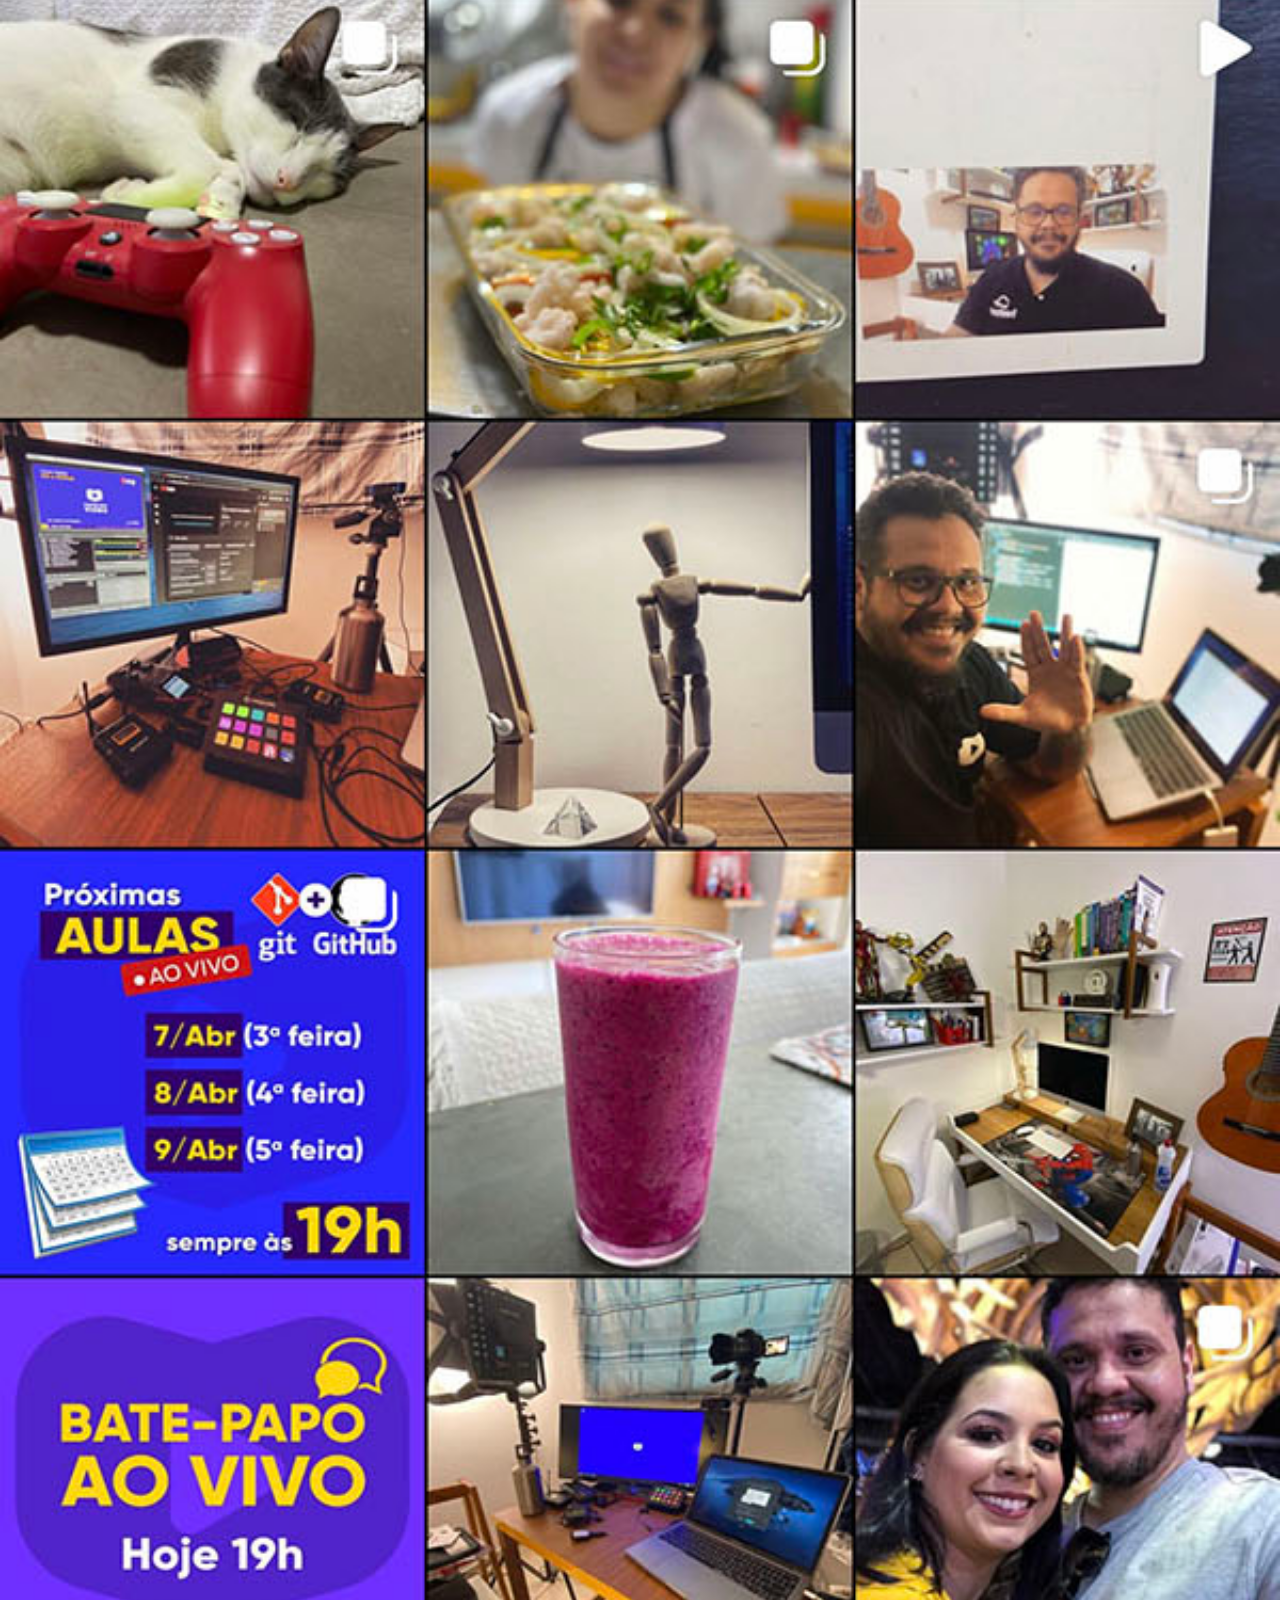
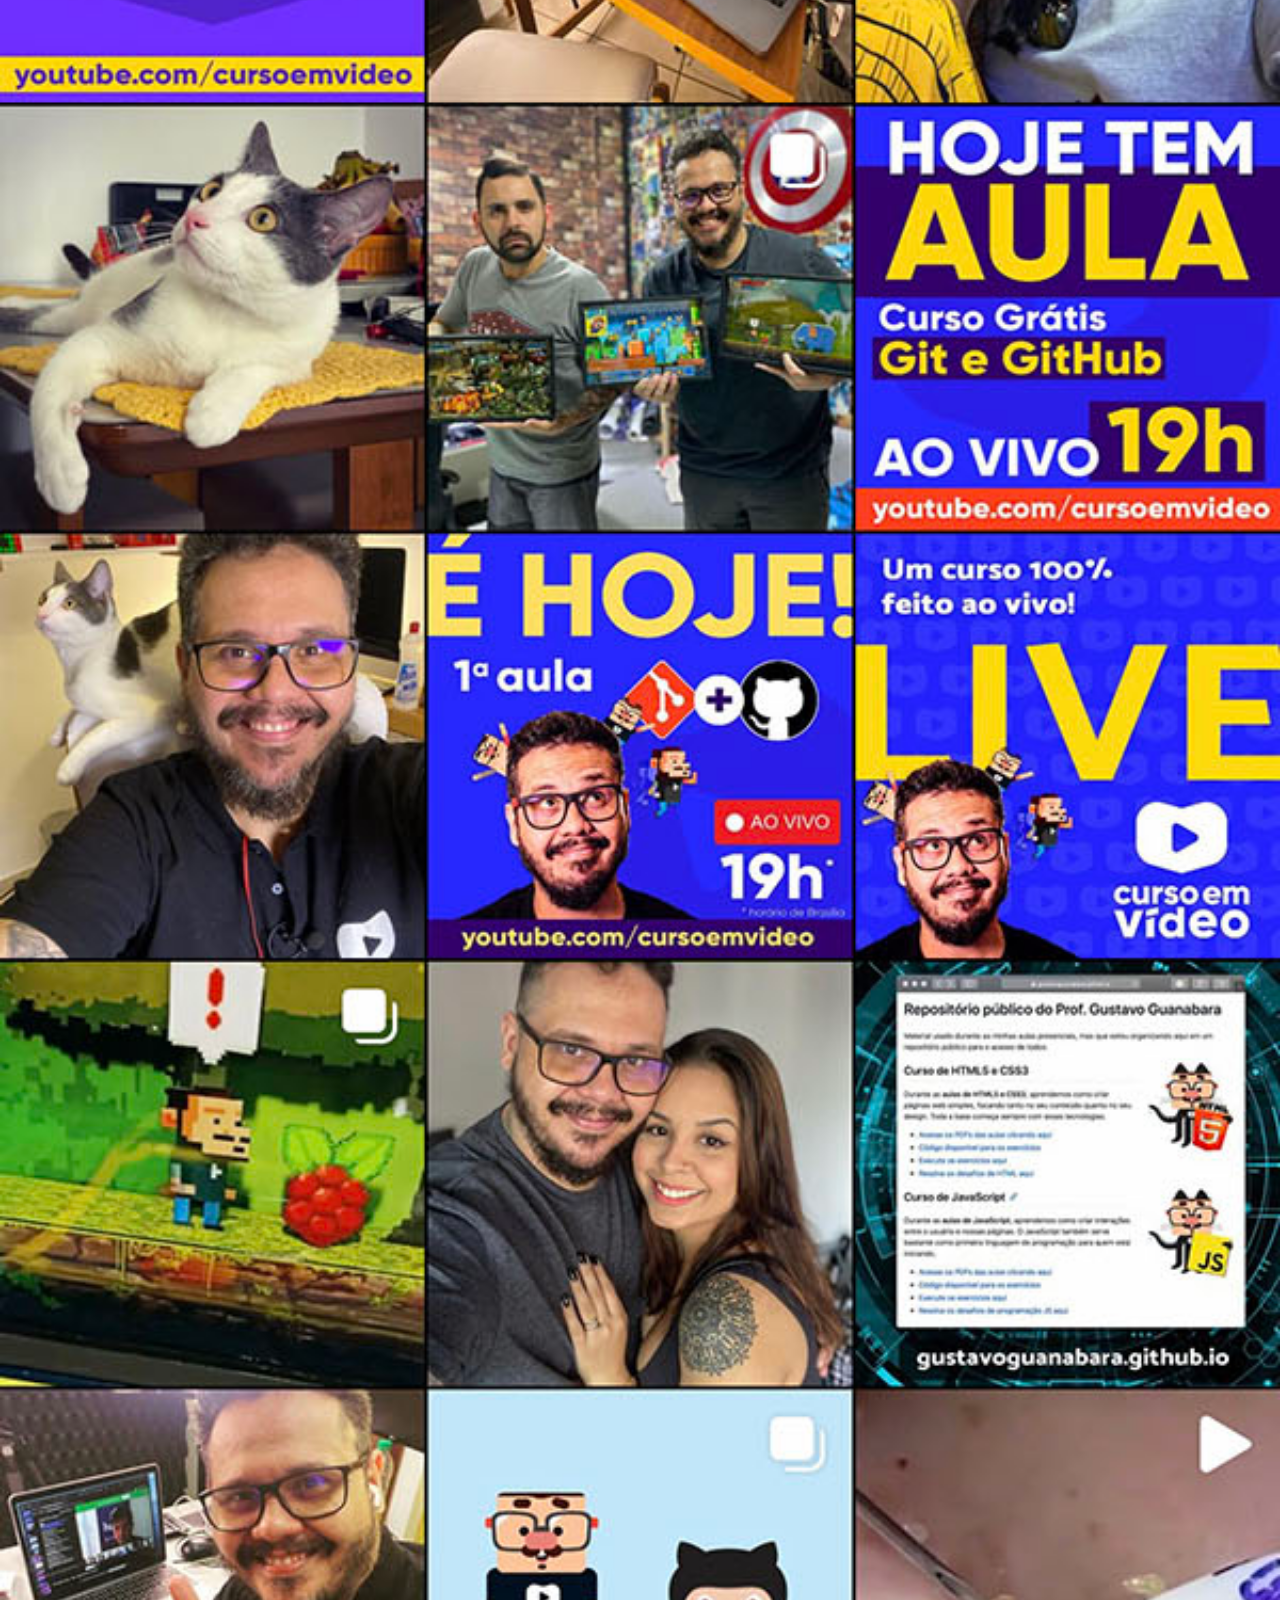
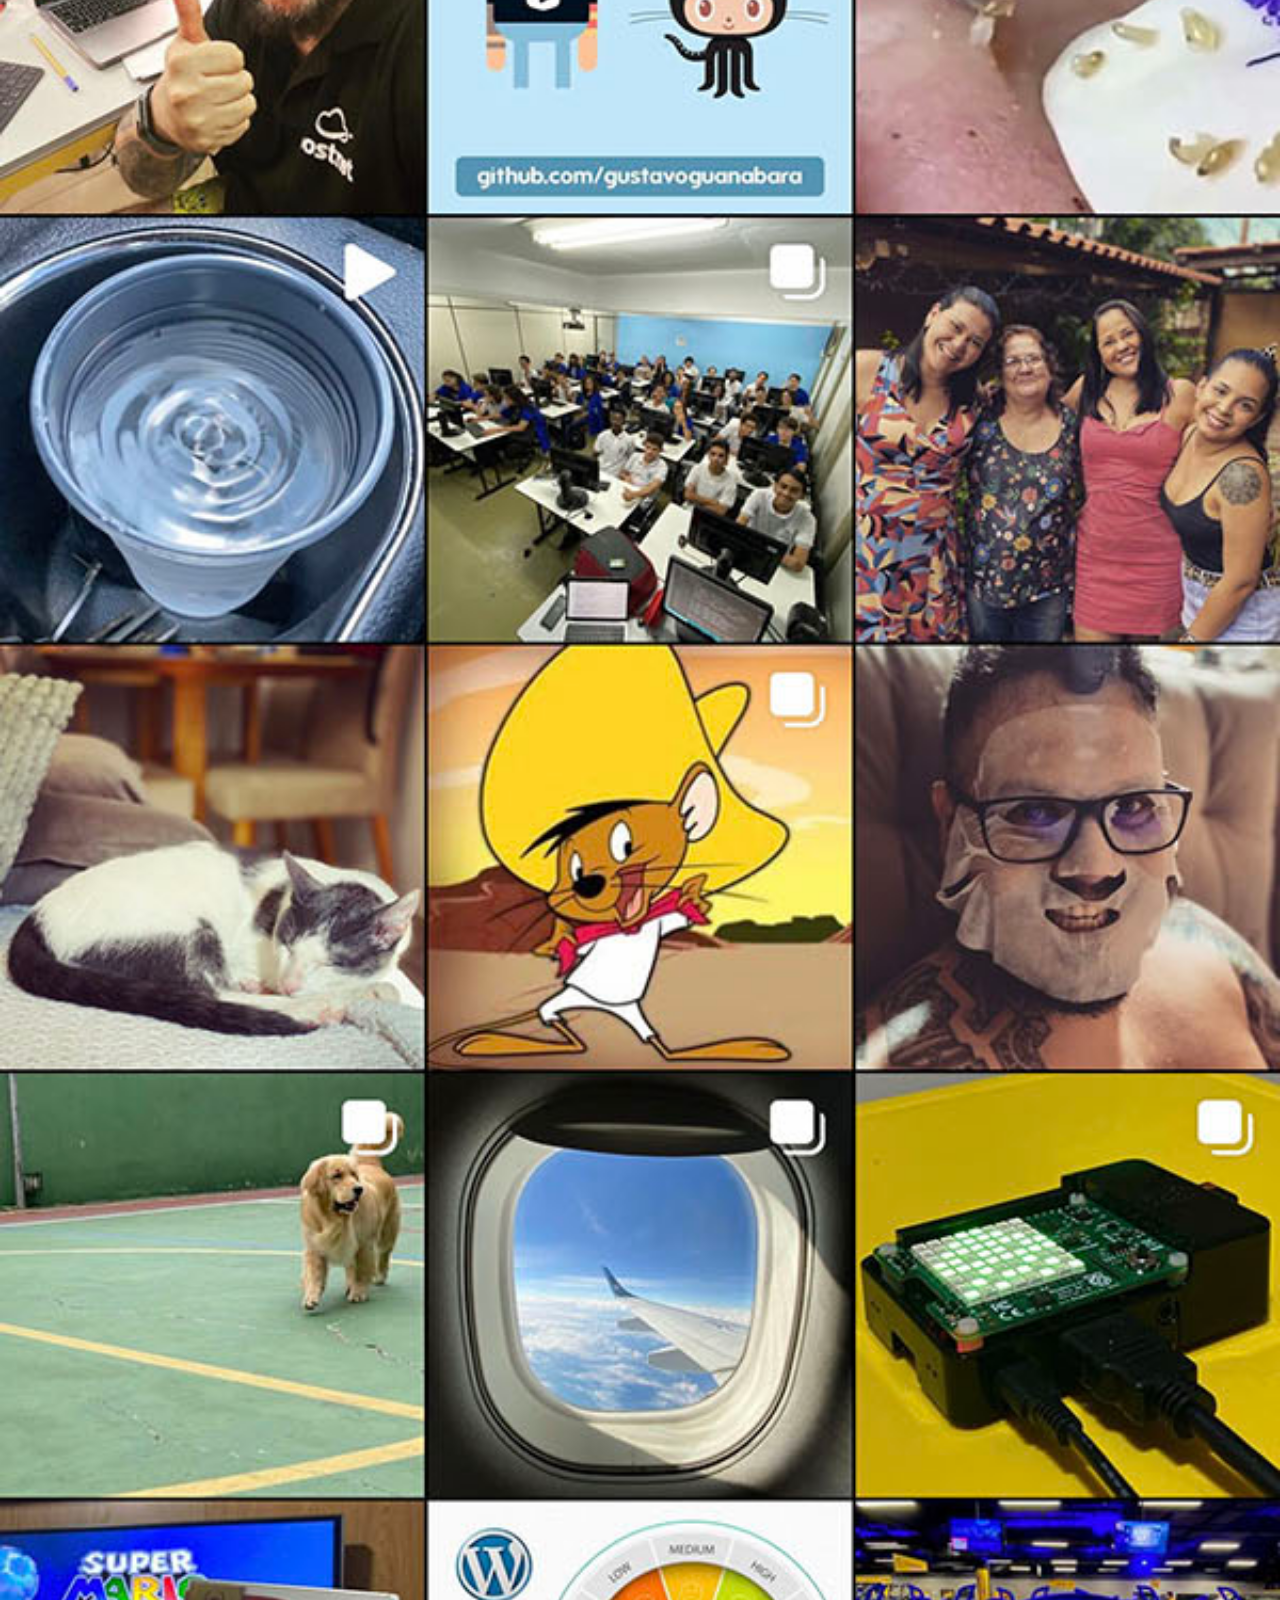
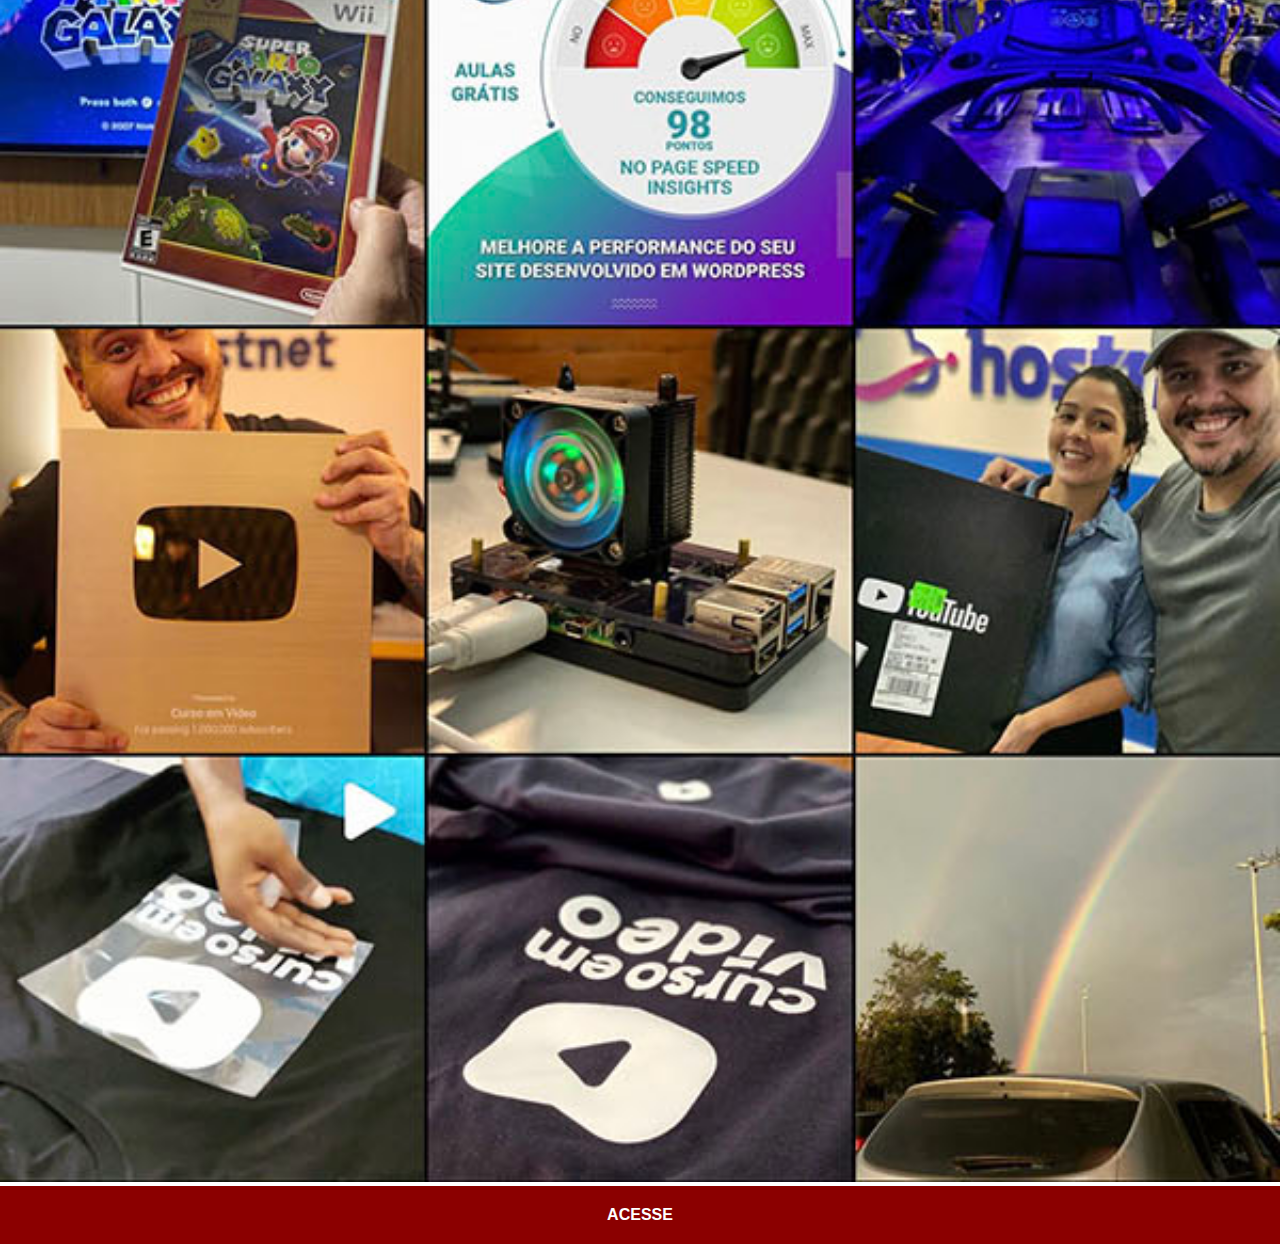
<file: instagram.html>
<!DOCTYPE html>
<html lang="pt-br">
<head>
    <meta charset="UTF-8">
    <meta http-equiv="X-UA-Compatible" content="IE=edge">
    <meta name="viewport" content="width=device-width, initial-scale=1.0">
    <title>Instagram</title>
    <link rel="stylesheet" href="estilos/social.css">
</head>
<body>
    <img src="imagens/tela-instagram.jpg" alt="Instagram">
    <a href="https://www.instagram.com/gustavoguanabara/" target="_blank">ACESSE</a>
</body>
</html>
</file>
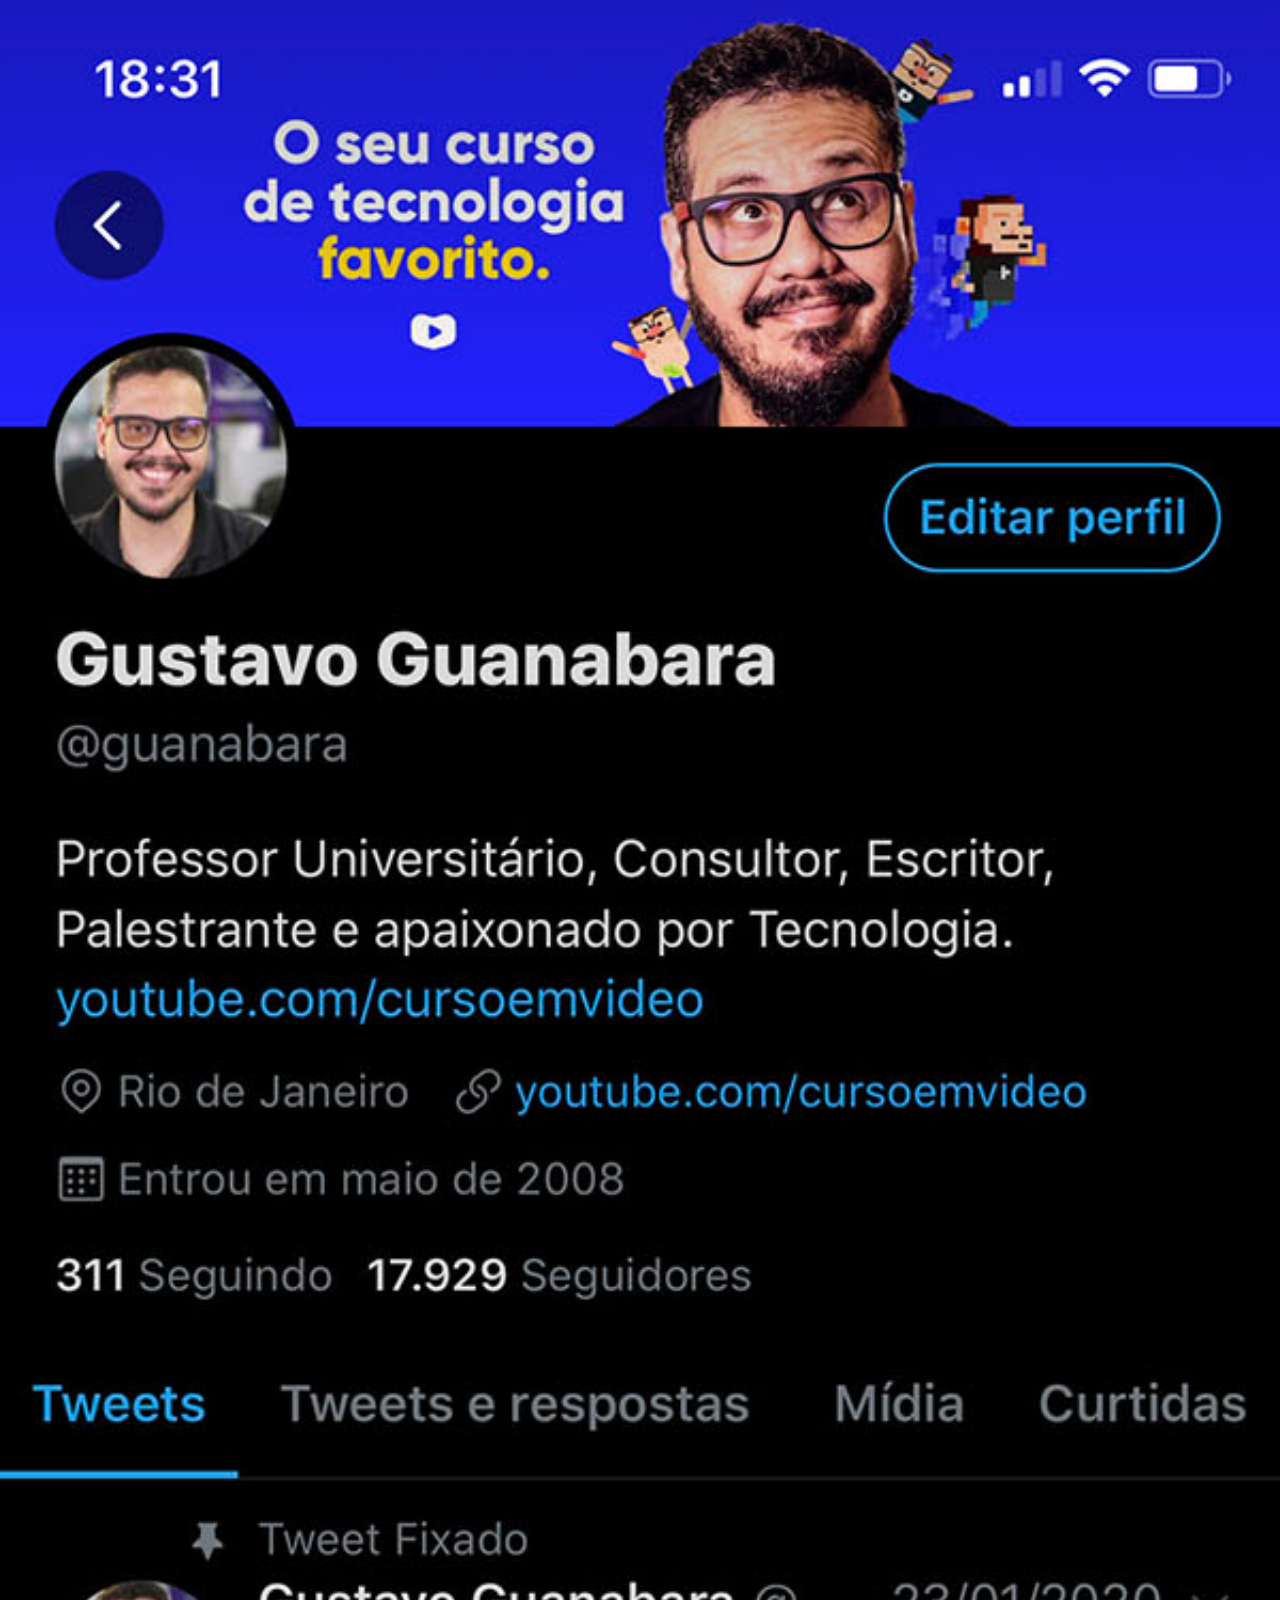
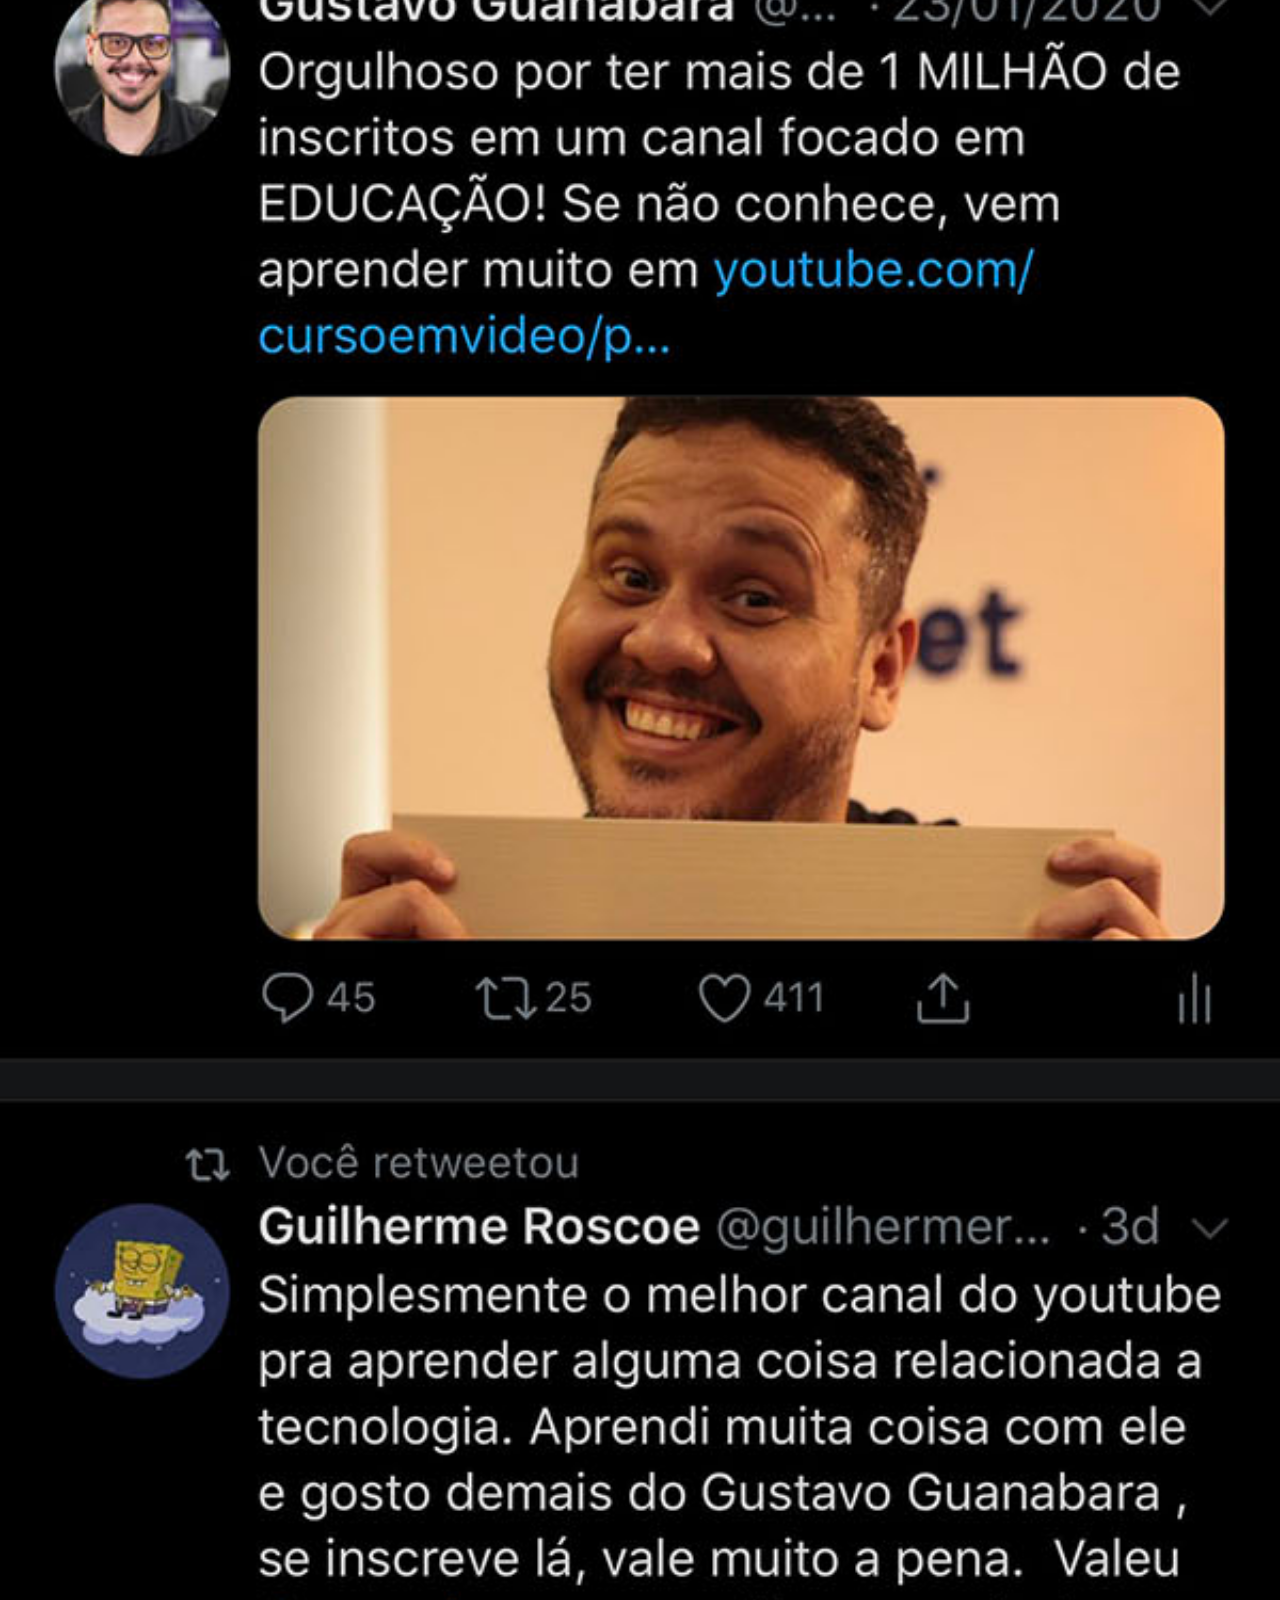
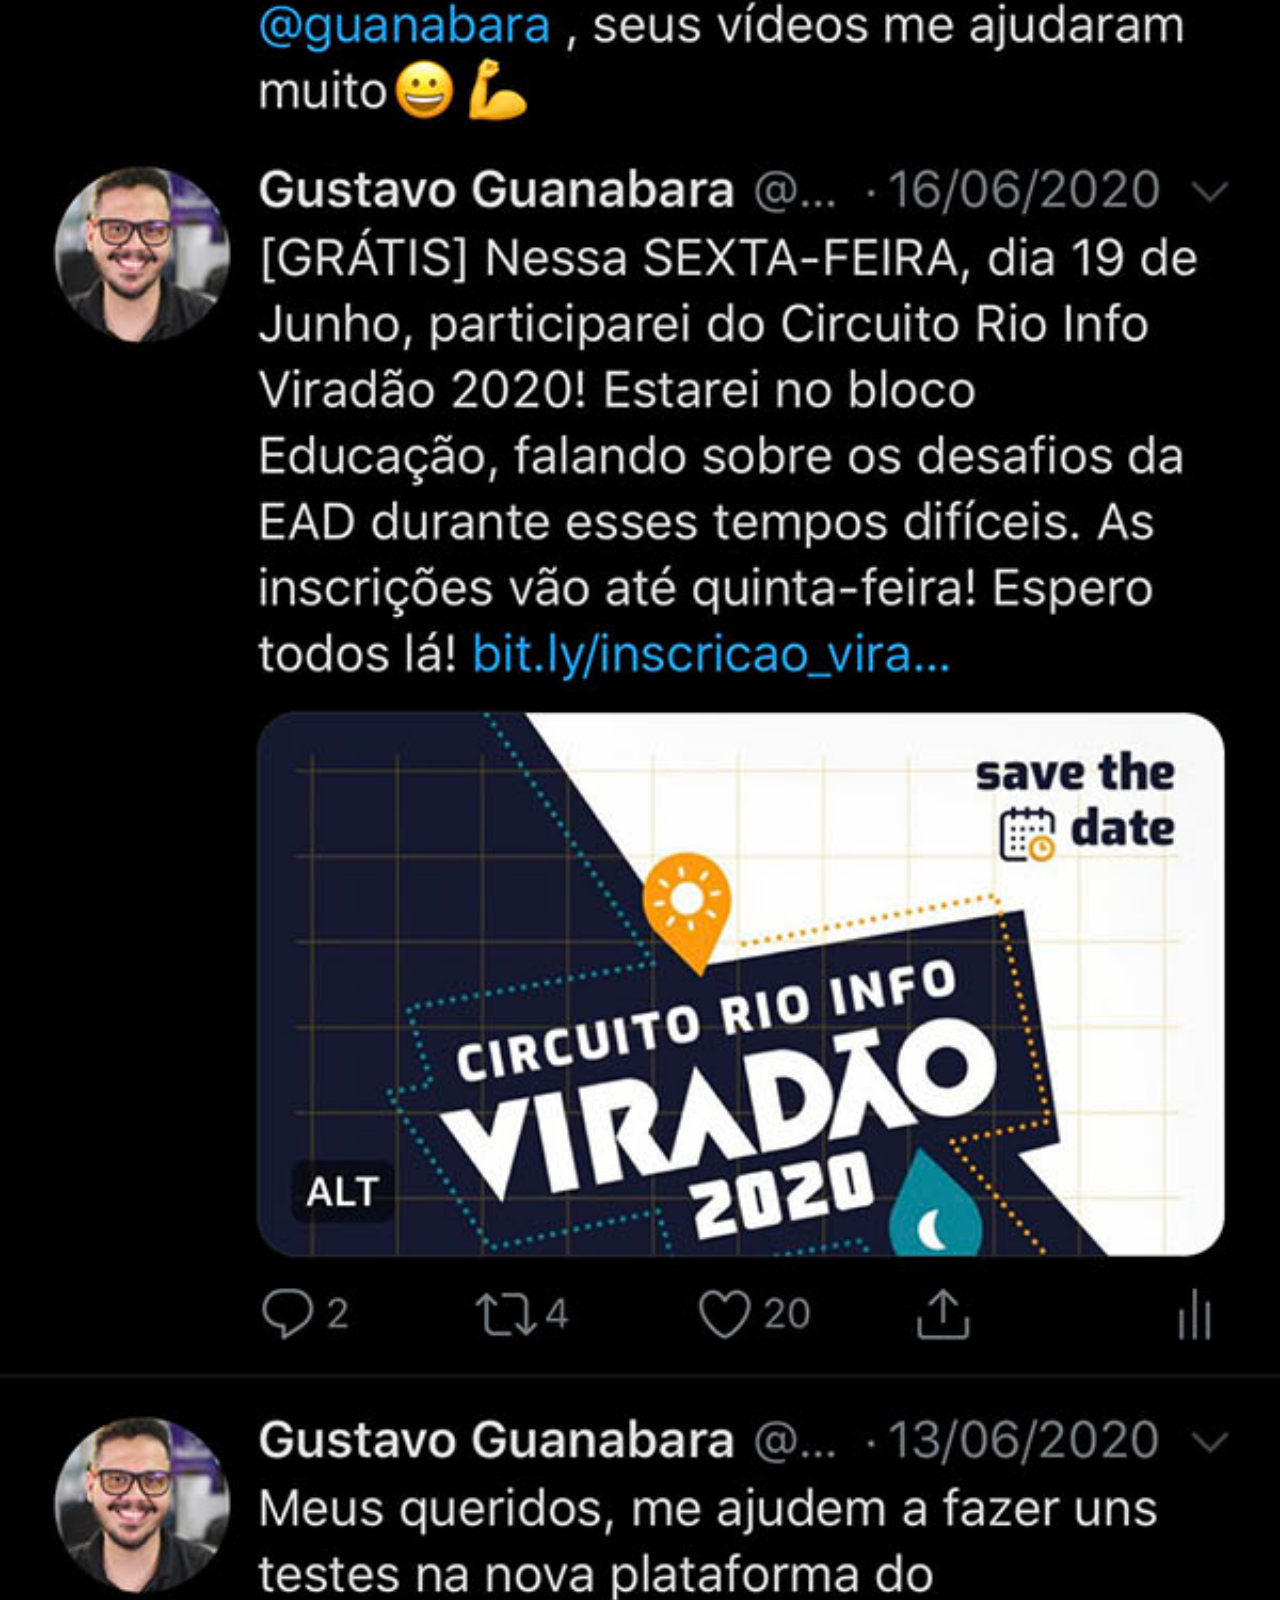
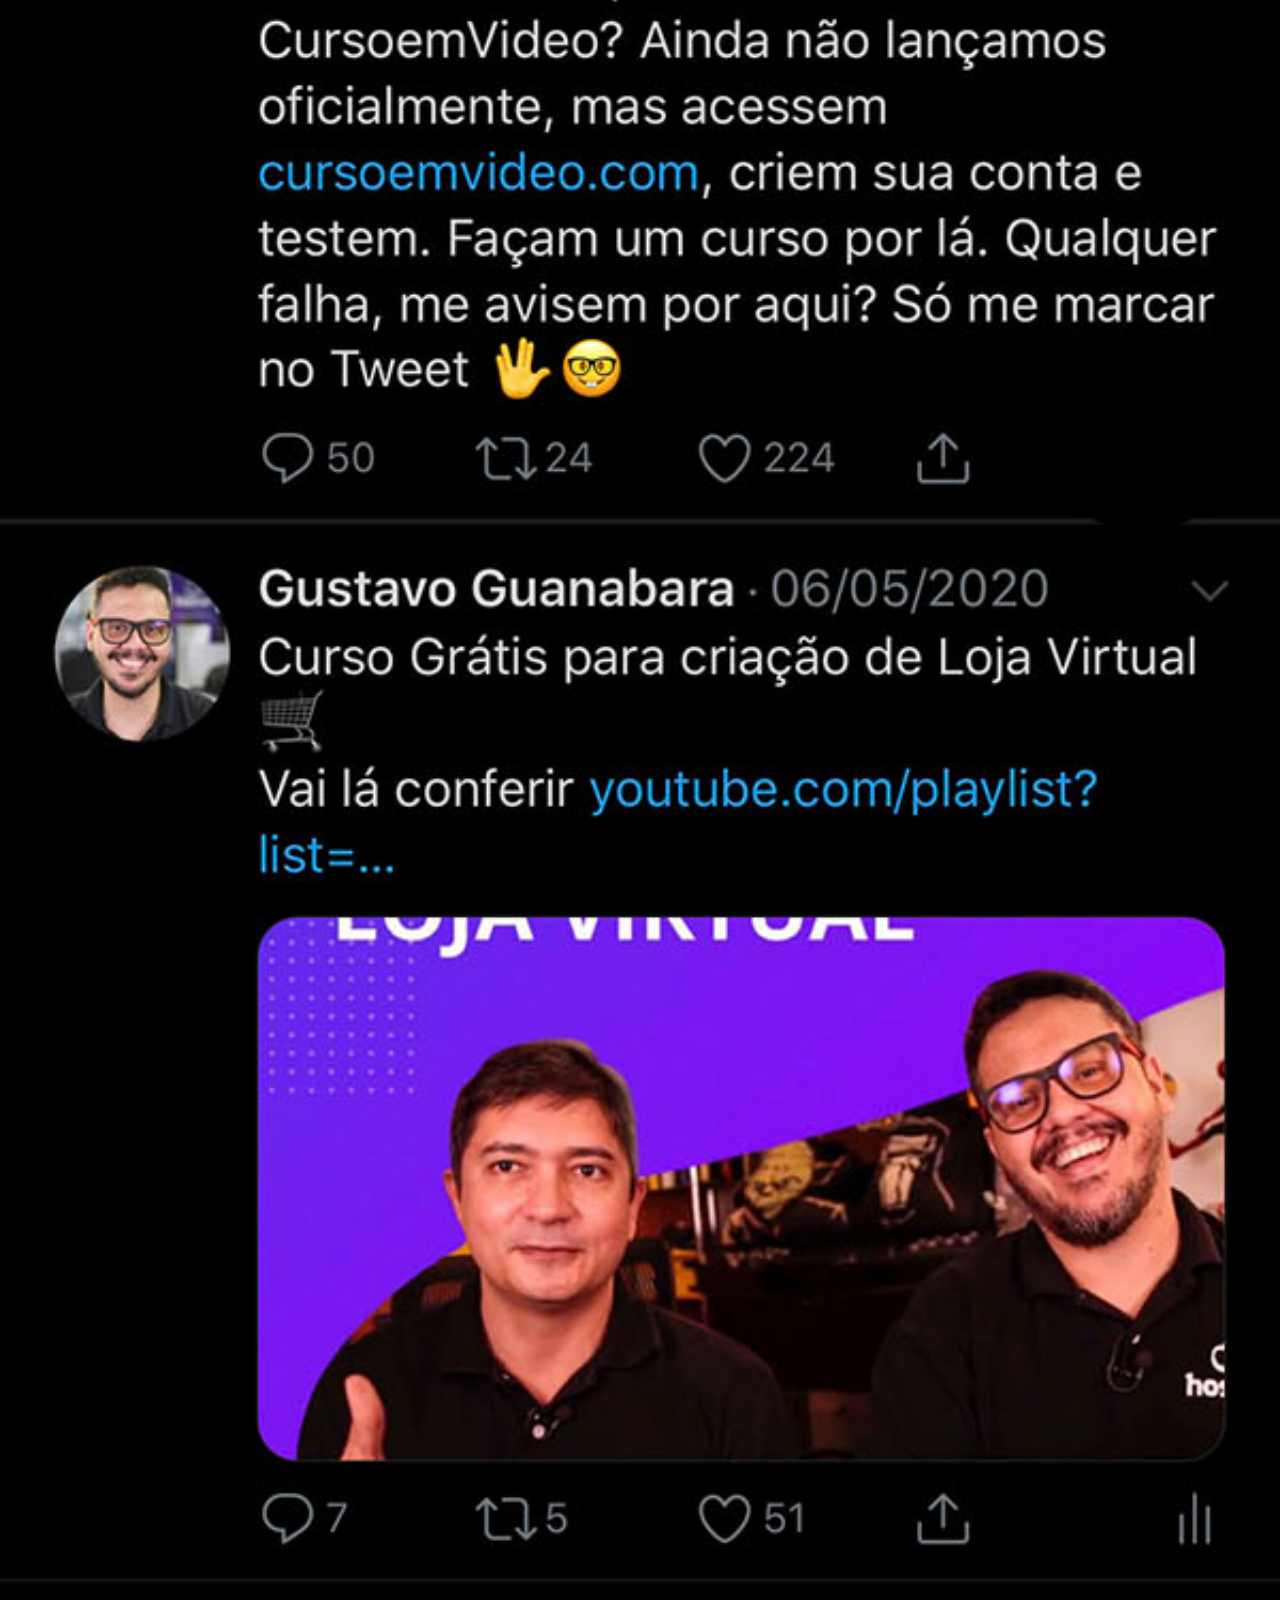
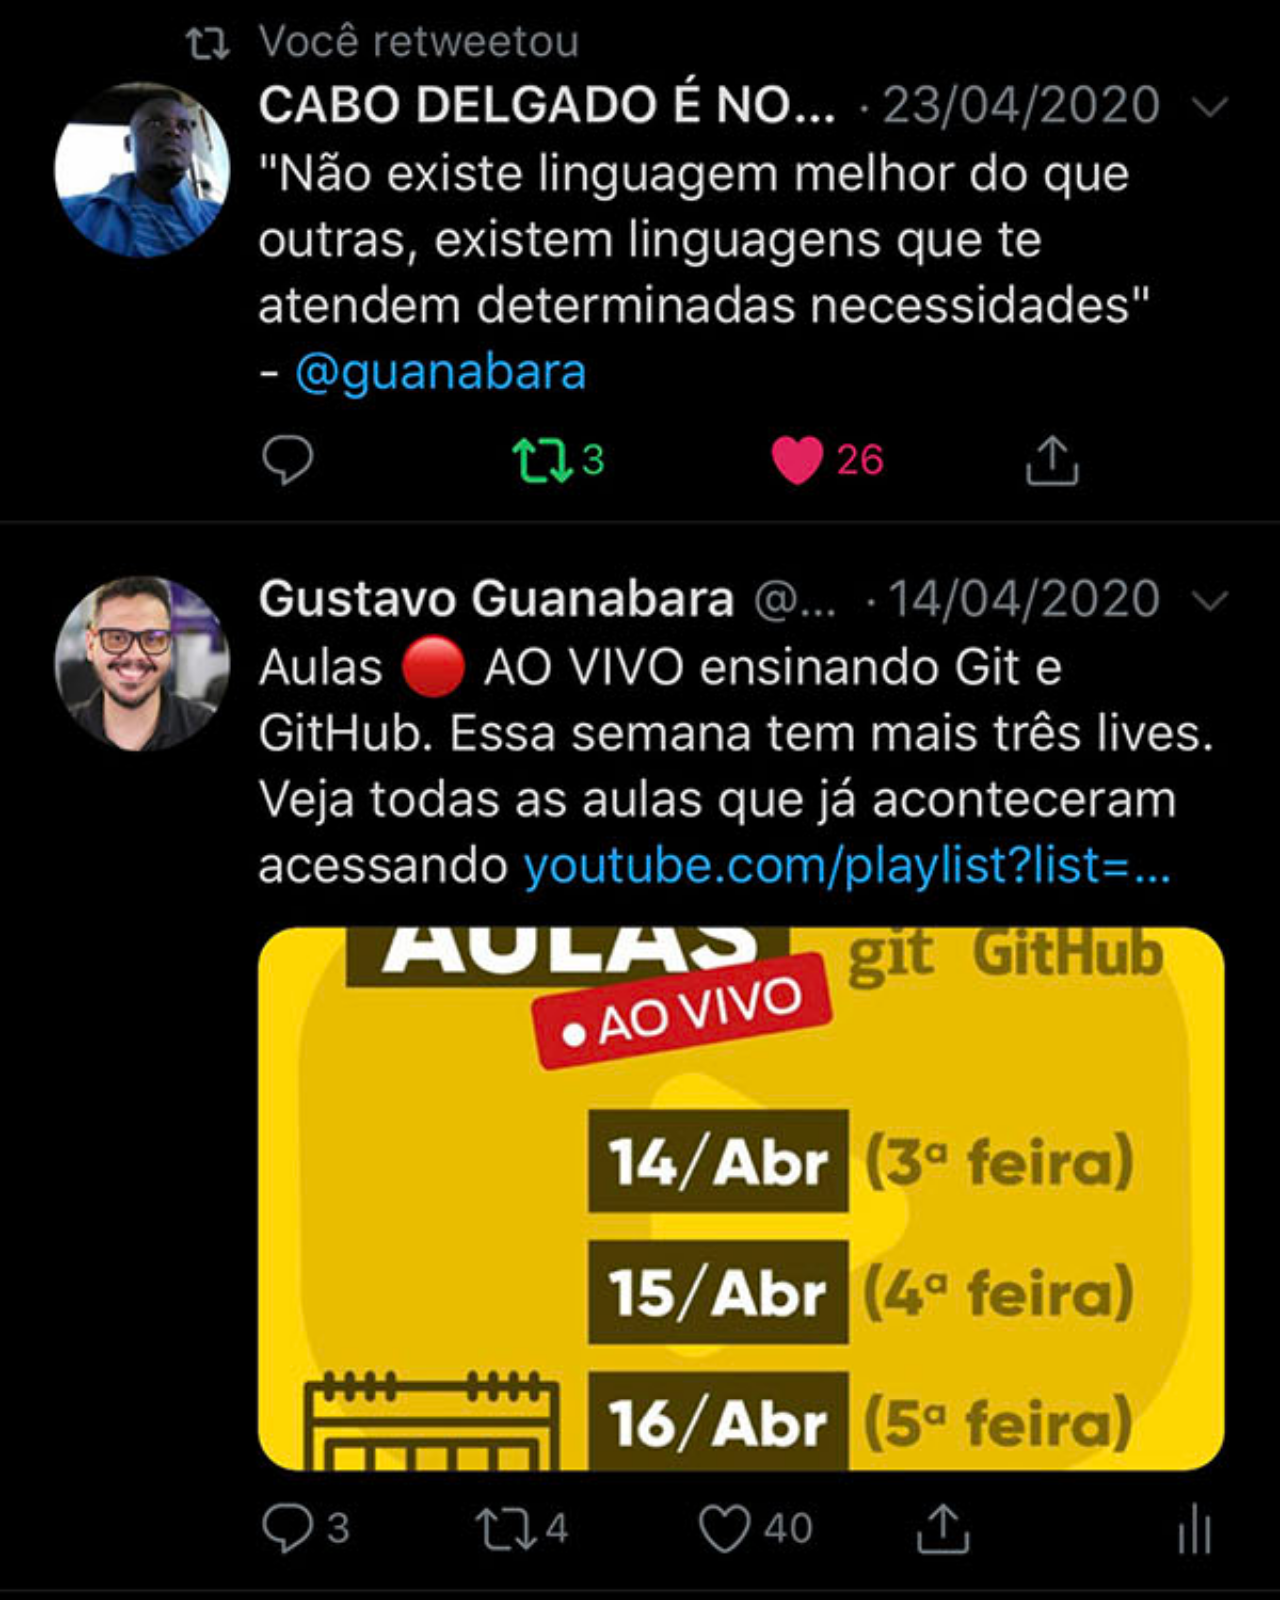
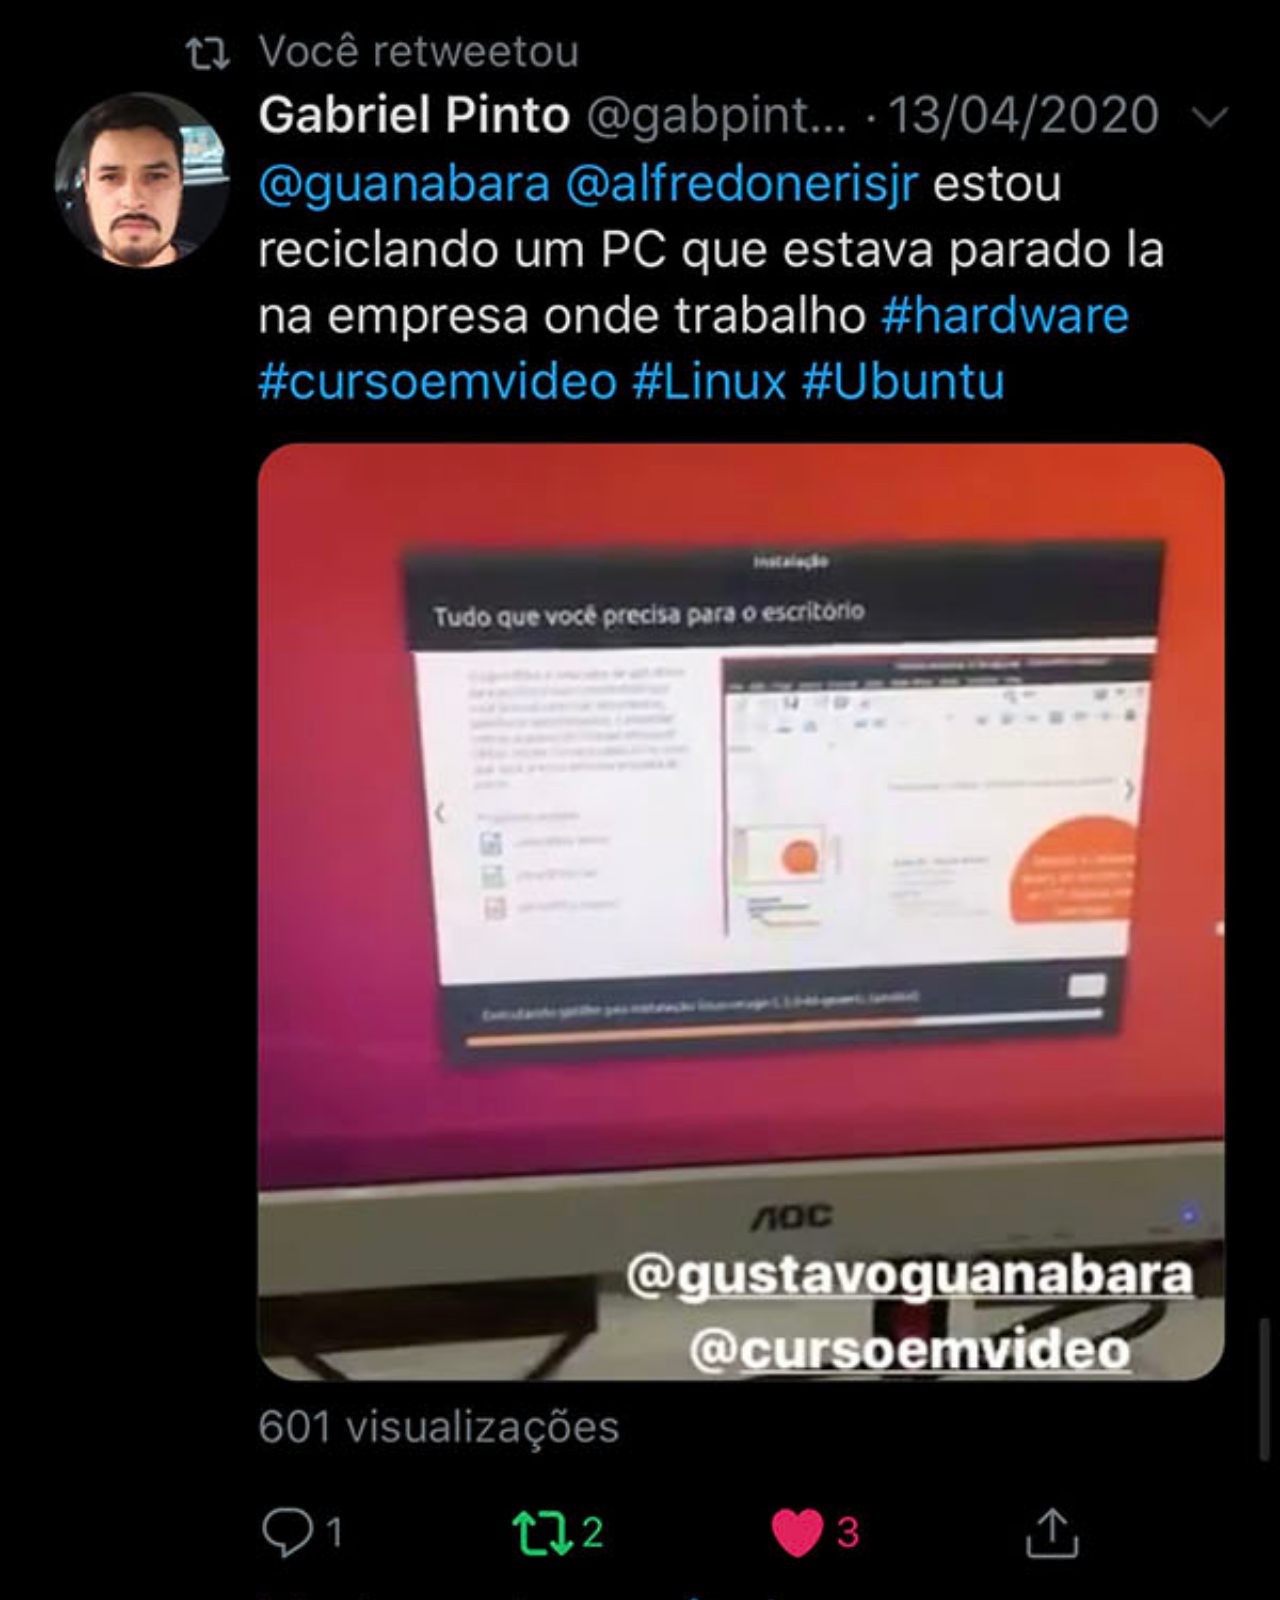
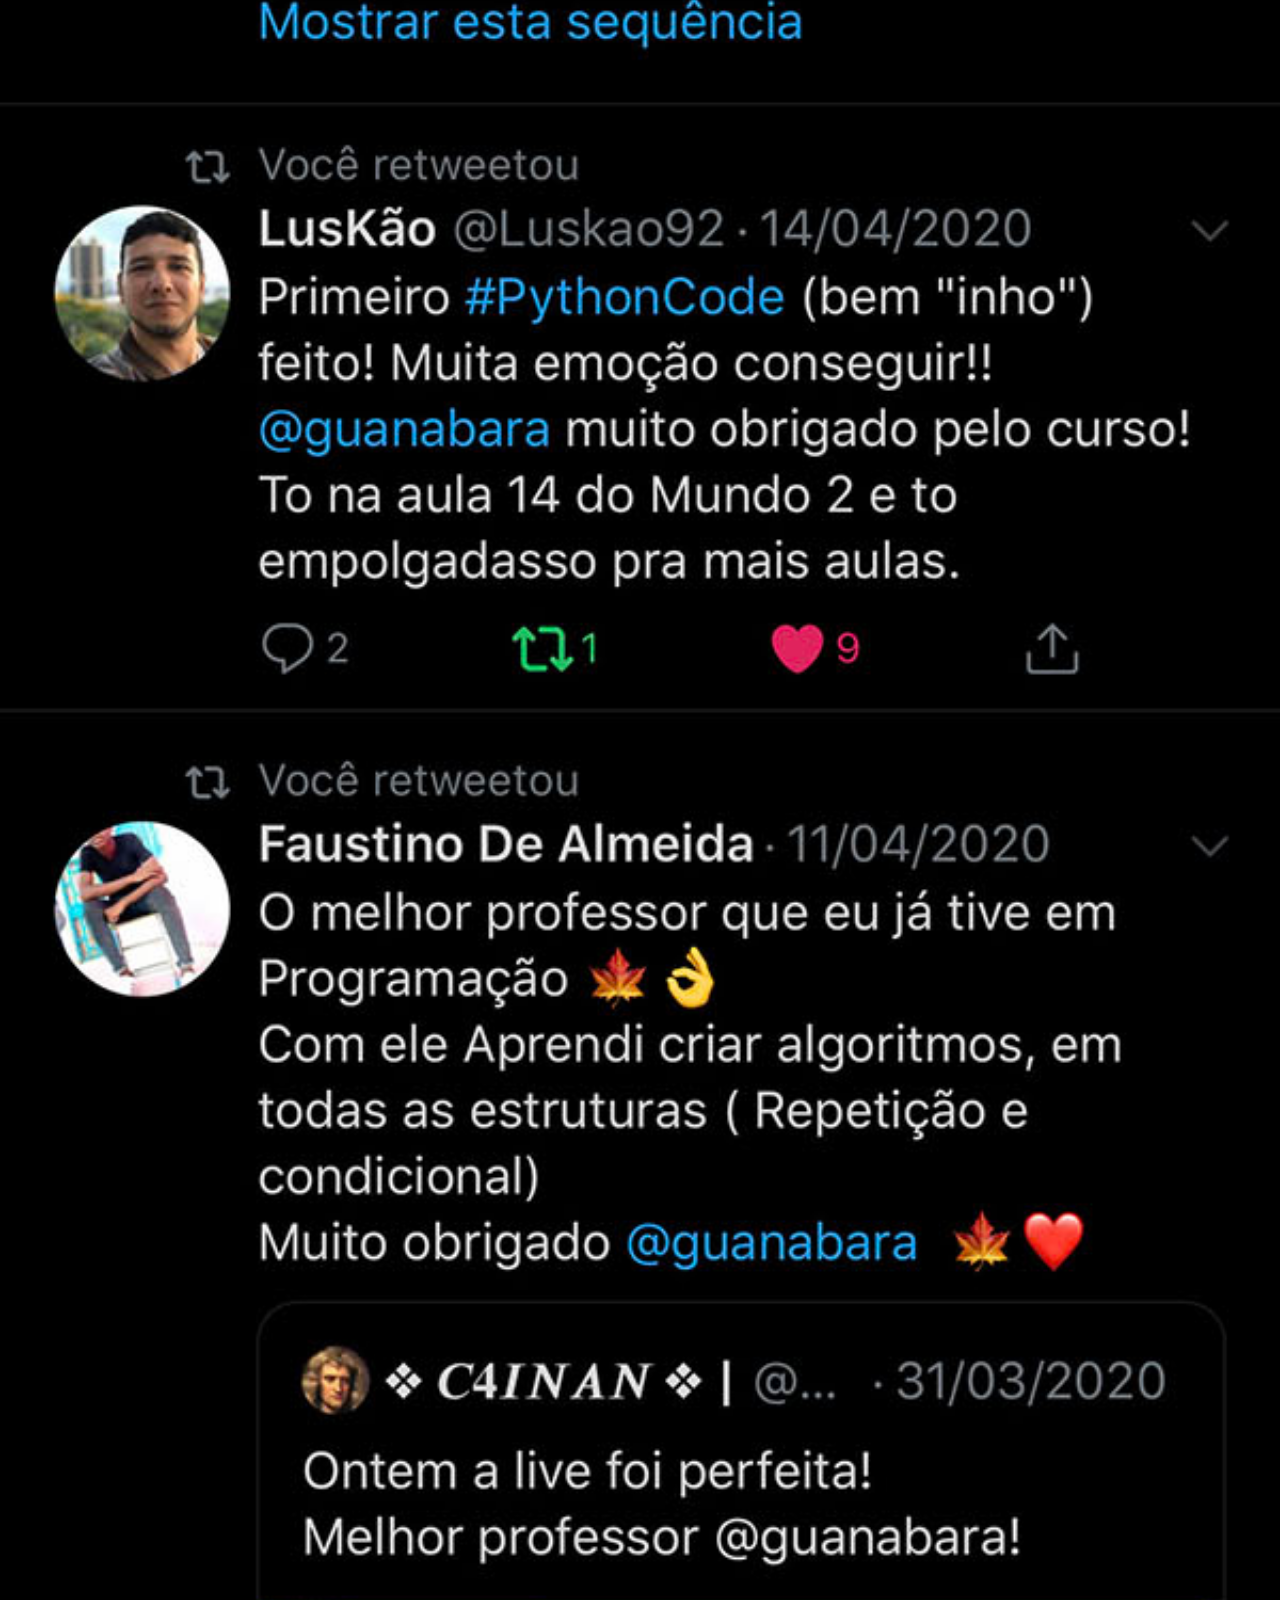
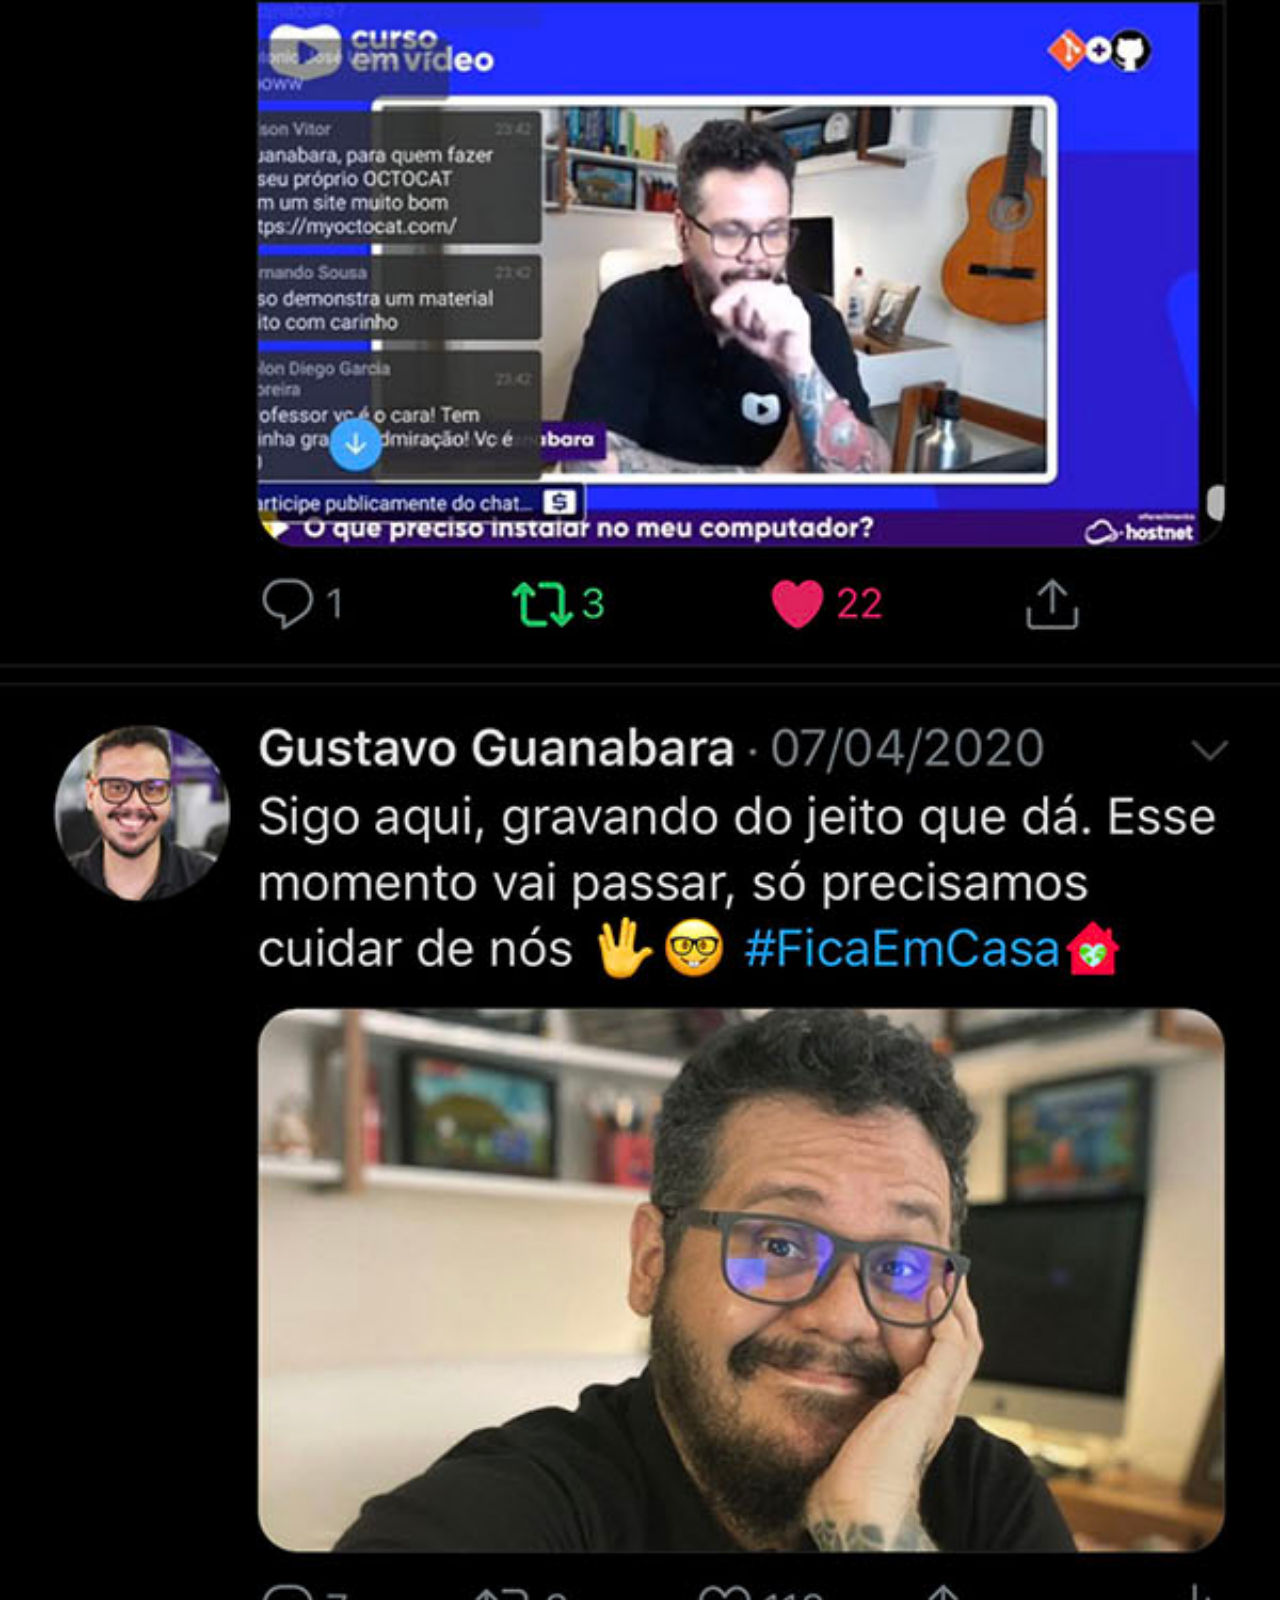
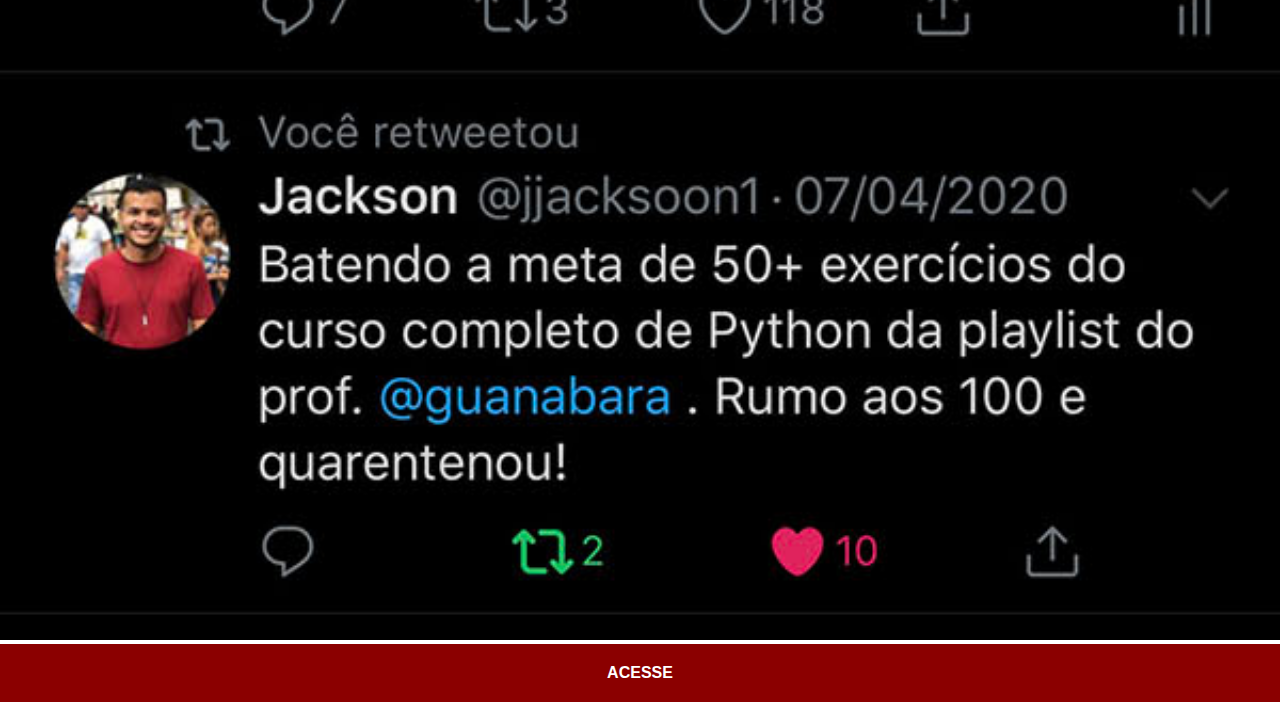
<file: twitter.html>
<!DOCTYPE html>
<html lang="pt-br">
<head>
    <meta charset="UTF-8">
    <meta http-equiv="X-UA-Compatible" content="IE=edge">
    <meta name="viewport" content="width=device-width, initial-scale=1.0">
    <title>Twitter</title>
    <link rel="stylesheet" href="estilos/social.css">
</head>
<body>
    <img src="imagens/tela-twitter.jpg" alt="Twitter">
    <a href="https://twitter.com/guanabara" target="_blank">ACESSE</a>
</body>
</html>
</file>
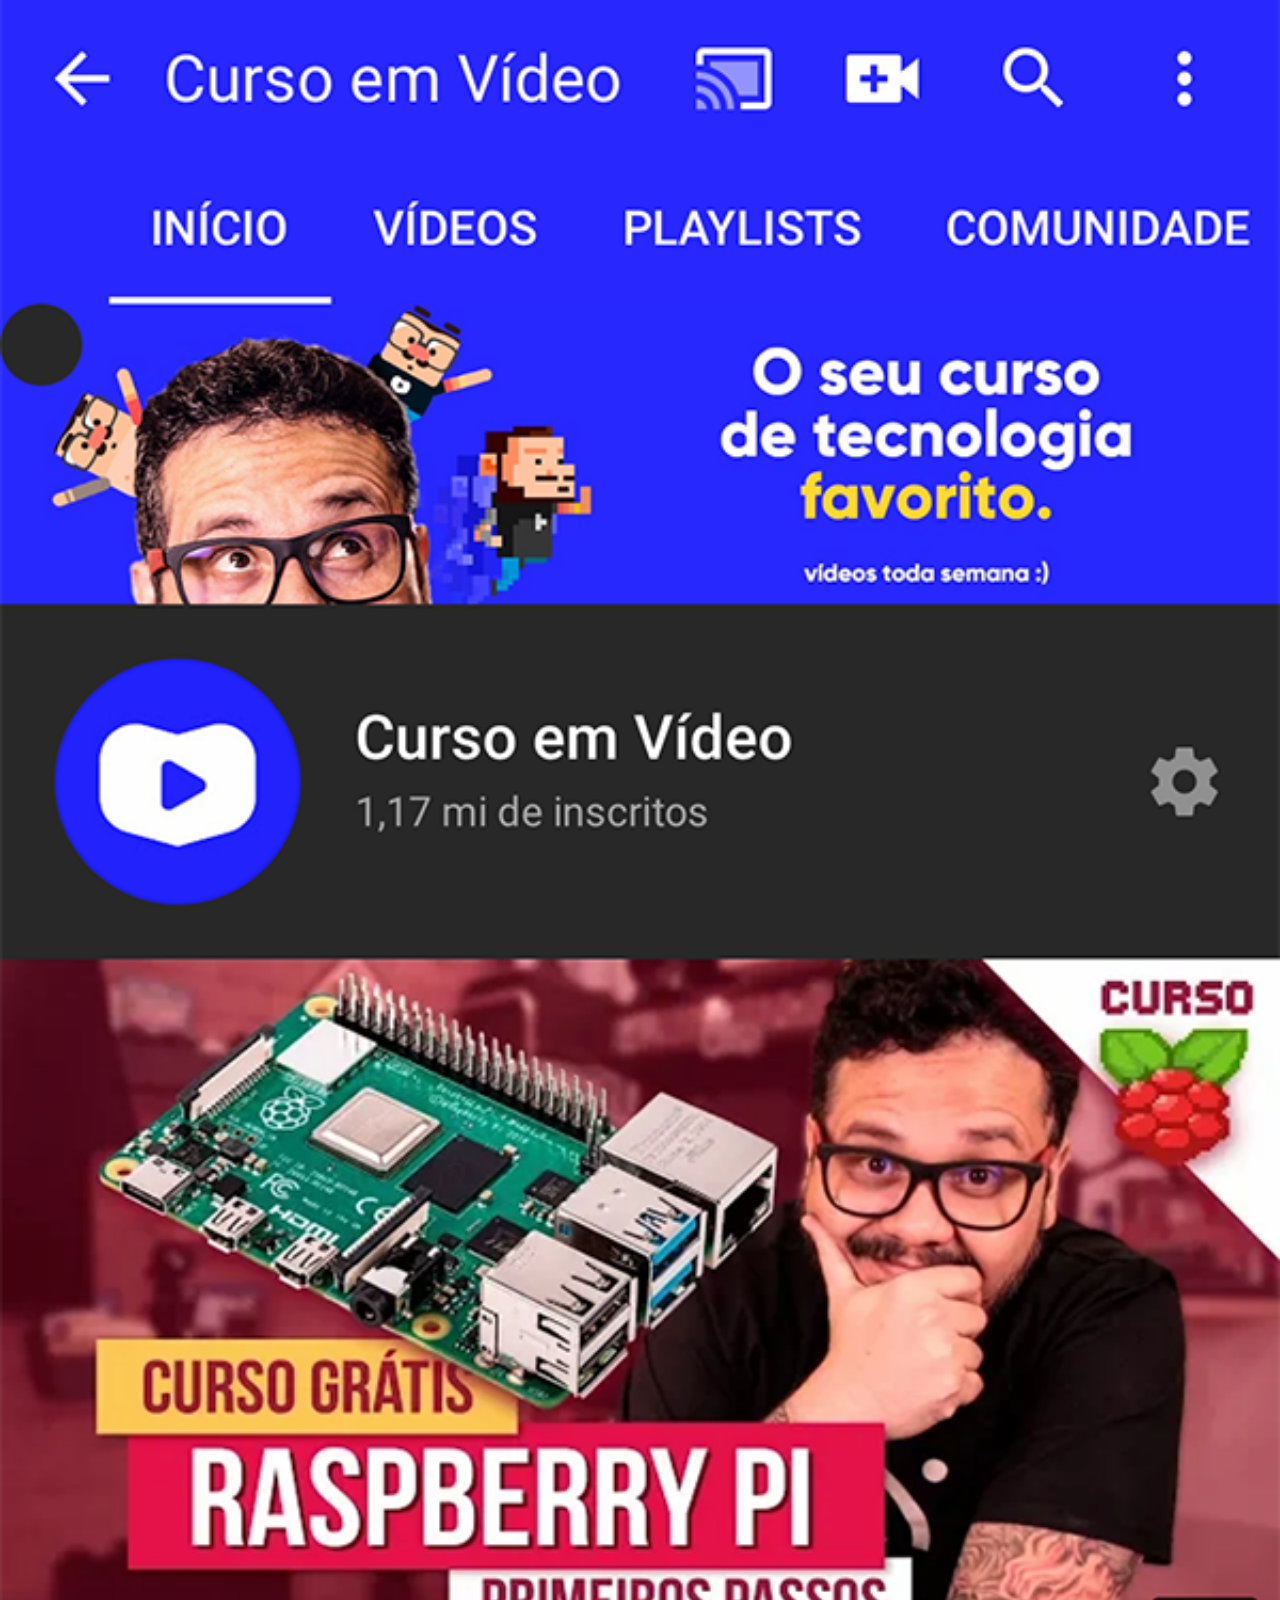
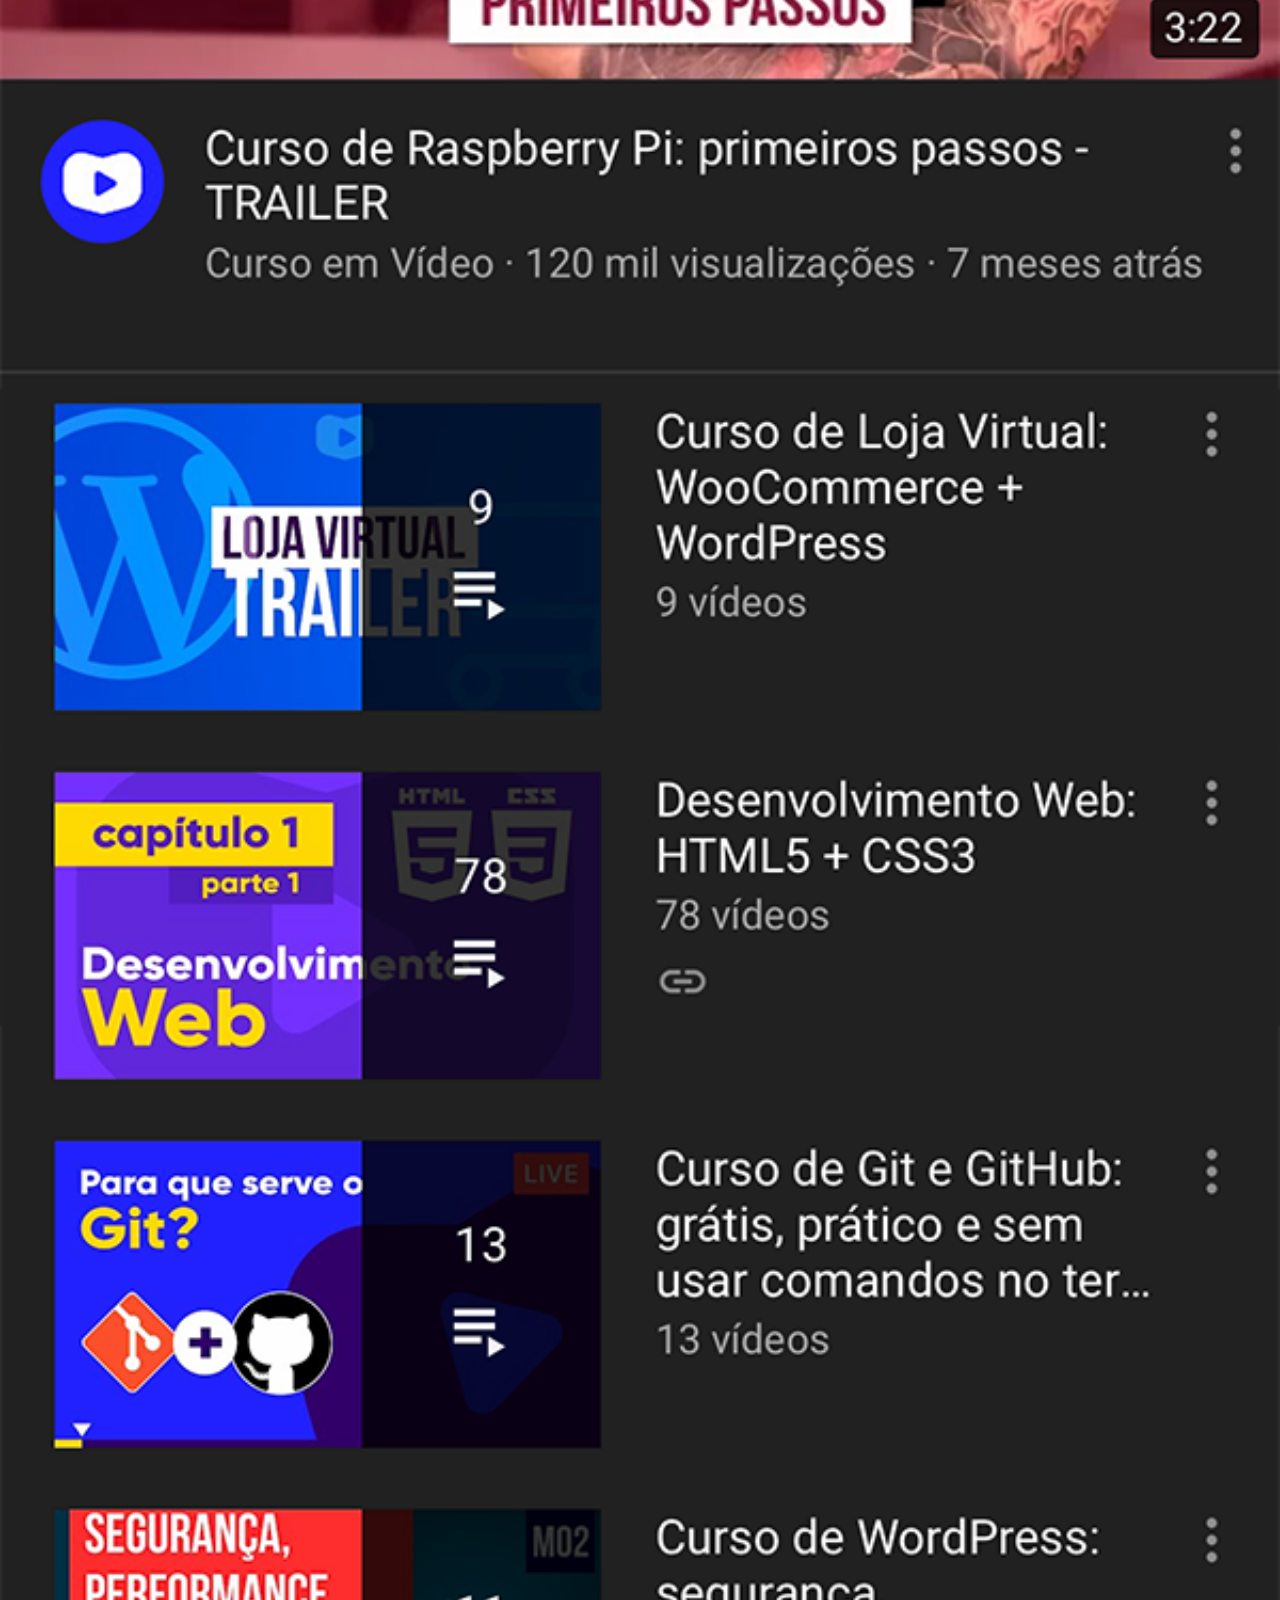
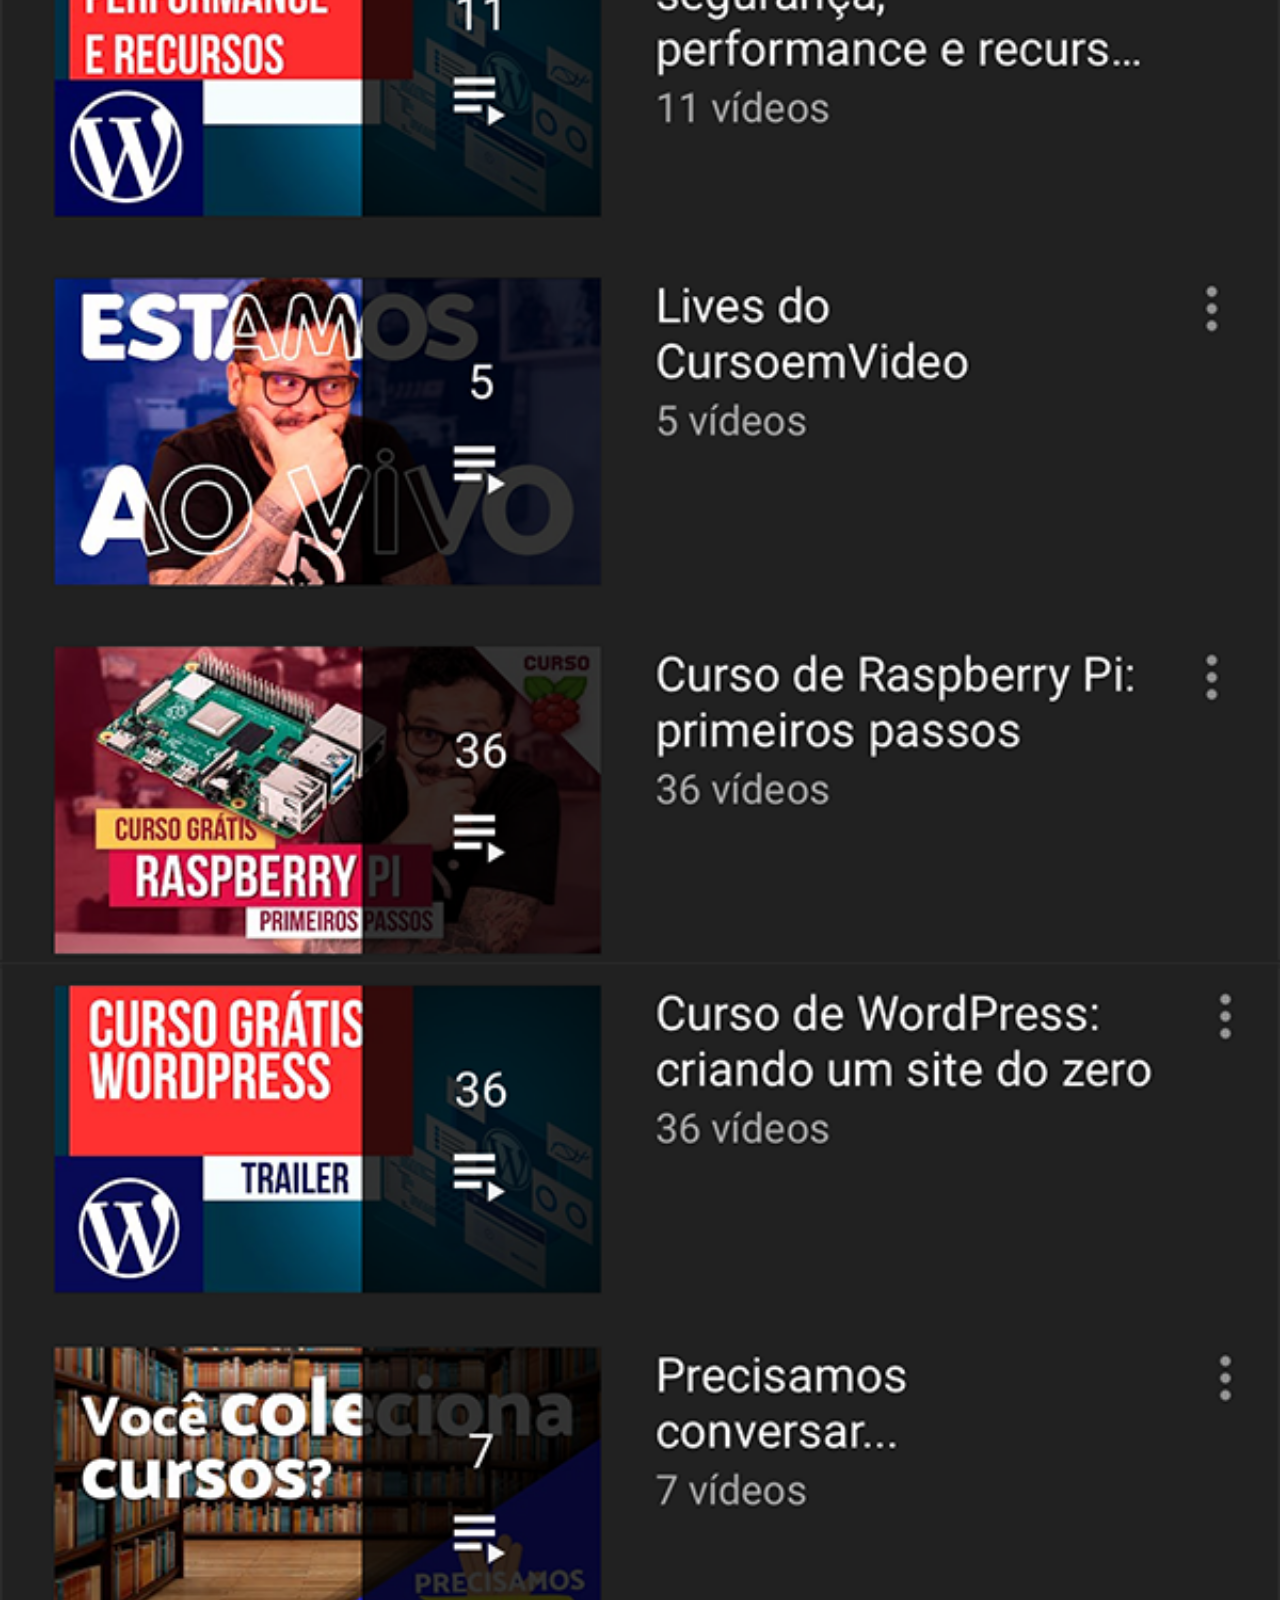
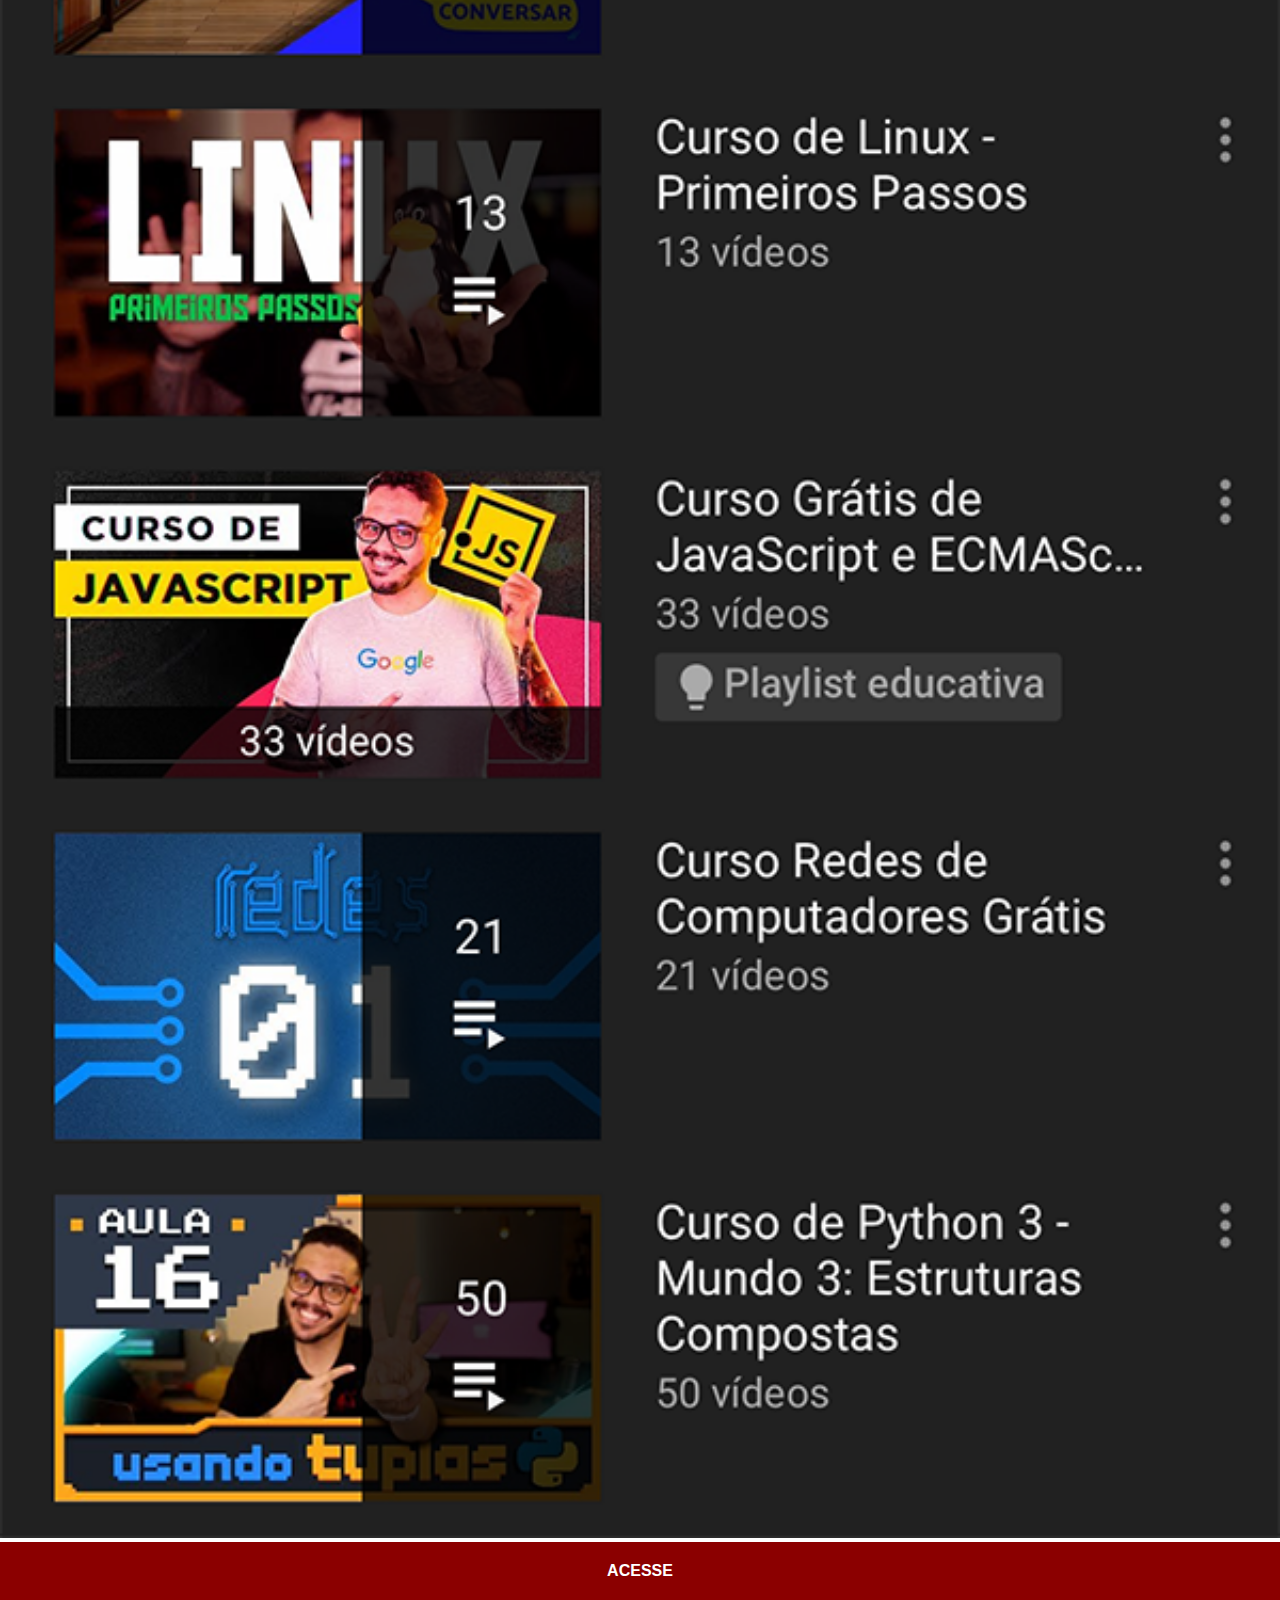
<file: youtube.html>
<!DOCTYPE html>
<html lang="pt-br">
<head>
    <meta charset="UTF-8">
    <meta http-equiv="X-UA-Compatible" content="IE=edge">
    <meta name="viewport" content="width=device-width, initial-scale=1.0">
    <title>YouTube</title>
    <link rel="stylesheet" href="estilos/social.css">    
</head>
<body>
    <img src="imagens/tela-youtube.png" alt="YouTube">
    <a href="https://www.youtube.com/c/CursoemV%C3%ADdeo/playlists" target="_blank">ACESSE</a>
</body>
</html>
</file>
<file: estilos/style.css>
@charset "UTF-8";

* {
    margin: 0px;
    padding: 0px;
    font-family: Arial, Helvetica, sans-serif;
}

html, body {
    height: 100vh;
    width: 100vw;
    background-color: black;
}

body {
    background: url('../imagens/fundo-madeira.jpg') no-repeat top center;
    background-size: cover;
    background-attachment: fixed;
}

main {
    height: 100vh;
    position: relative;    
}

section#telefone {
    position: absolute;
    top: 50%;
    left: 50%;
    transform: translate(-50%, -50%);
    height: 627px;
    width: 311px;
    background-color: blue;
    background: url('../imagens/frame-iphone.png') no-repeat; 
}

iframe#tela {
    position: relative;
    top: 80px;
    left: 22px;
    width: 267px;
    height: 471px;
}

section#redes-sociais {
    text-align: right;
}

section#redes-sociais img {
    width: 50px;
    margin: 10px;
    border-radius: 50%;
    box-shadow: 2px 2px 5px rgba(0, 0, 0, 0.400);
    box-sizing: border-box;
}

section#redes-sociais img:hover {
    border: 2px solid rgba(255, 255, 255, 0.600);
    transform: translate(-3px, -3px);
    box-shadow: 5px 5px 10px rgba(0, 0, 0, 0.600);
    transition: transform 0.5s, border 0.3s;
}
</file>
<file: estilos/social.css>
@charset "UTF-8";

* {
    margin: 0px;
    padding: 0px;
    font-family: Arial, Helvetica, sans-serif;
}

::-webkit-scrollbar {
    width: 0px;
    height: 0px;
}

img {
    width: 100vw;
}

a {
    display: block;
    background-color: darkred;
    color: white;
    padding: 20px;
    text-align: center;
    font-weight: bolder;
    text-decoration: none;
}

a:hover {
    background-color: red;
}
</file>
